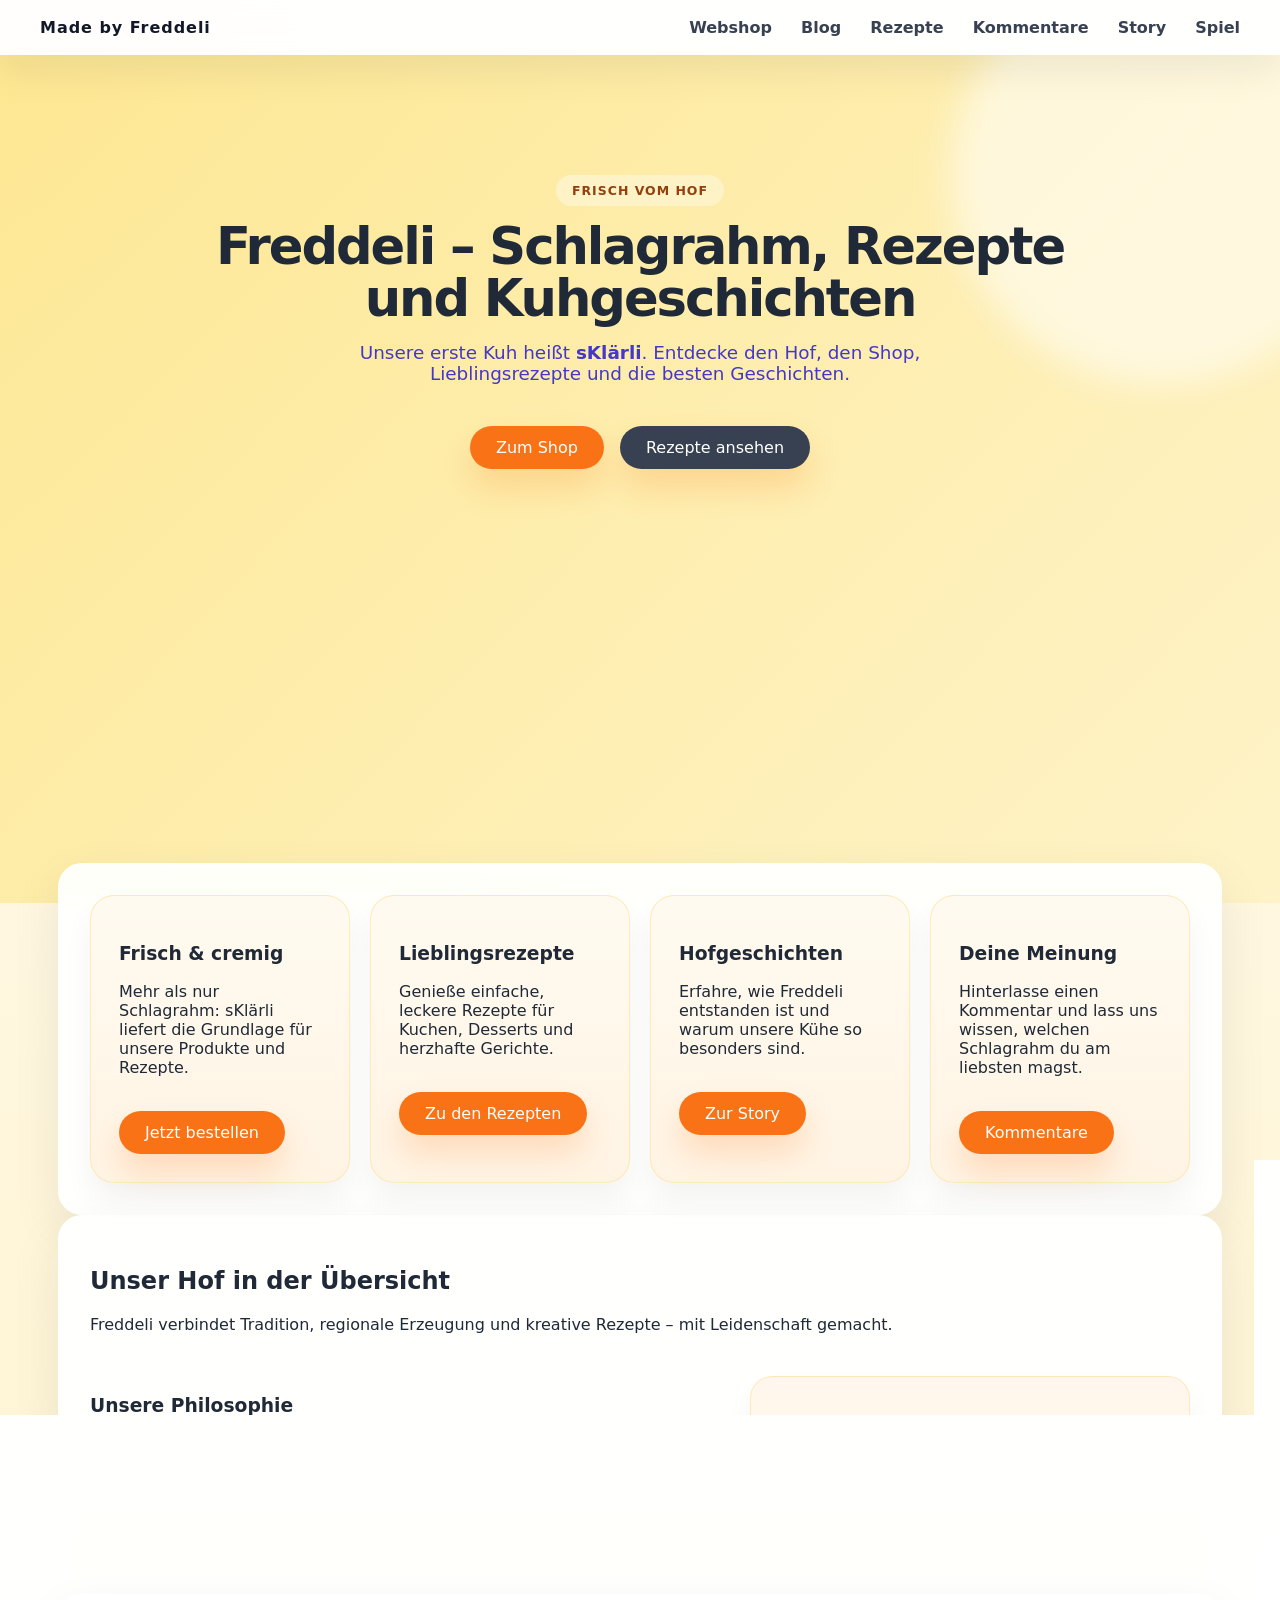
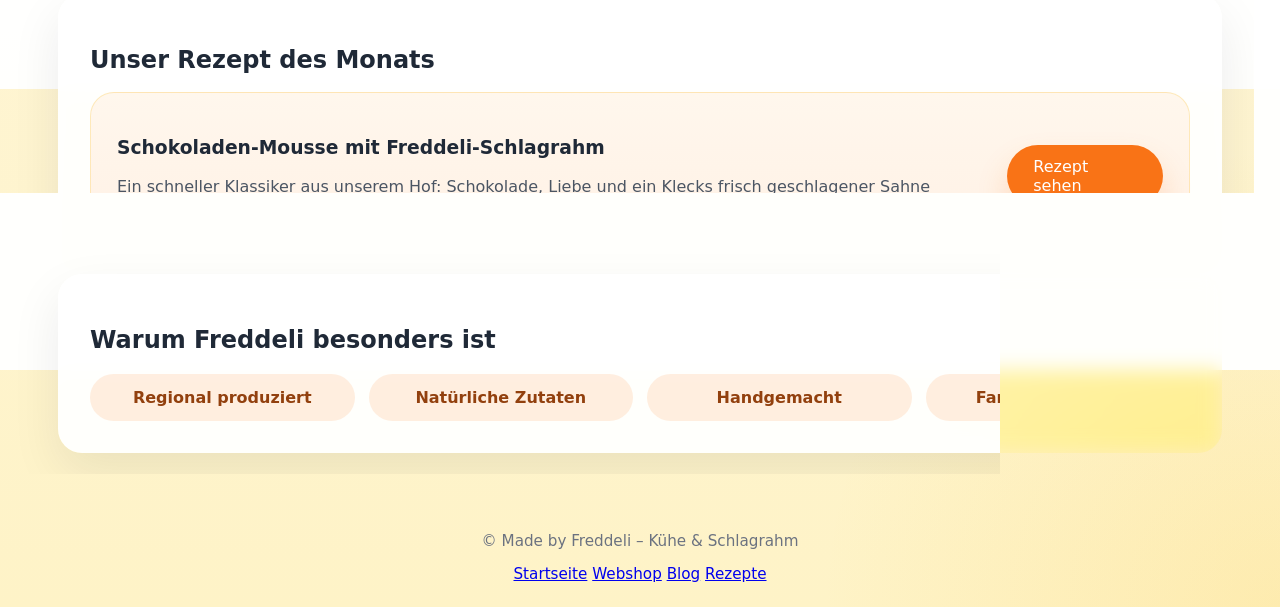
<file: index.html>
<!DOCTYPE html>
<html lang="de">
<head>
<meta charset="UTF-8">
<title>Made by Freddeli – Kühe & Schlagrahm</title>
<link rel="stylesheet" href="style.css">
</head>
<body>

    <meta name="apple-mobile-web-app-capable" content="yes">
<meta name="apple-mobile-web-app-status-bar-style" content="black">


<nav>
    <div class="logo">Made by Freddeli</div>
    <div class="menu">
        <a href="shop.html">Webshop</a>
        <a href="blog.html">Blog</a>
        <a href="rezepte.html">Rezepte</a>
        <a href="kommentare.php">Kommentare</a>
        <a href="story.html">Story</a>
        <a href="spiel.html">Spiel</a>
    </div>
</nav>

<section class="hero">
    <div class="hero-copy">
        <span class="eyebrow">Frisch vom Hof</span>
        <h1>Freddeli – Schlagrahm, Rezepte und Kuhgeschichten</h1>
        <p class="hero-lead">Unsere erste Kuh heißt <strong>sKlärli</strong>. Entdecke den Hof, den Shop, Lieblingsrezepte und die besten Geschichten.</p>
        <div class="hero-actions">
            <a class="btn" href="shop.html">Zum Shop</a>
            <a class="btn btn-secondary" href="rezepte.html">Rezepte ansehen</a>
        </div>
    </div>
</section>

<section class="section feature-grid">
    <article class="feature-card">
        <h3>Frisch & cremig</h3>
        <p>Mehr als nur Schlagrahm: sKlärli liefert die Grundlage für unsere Produkte und Rezepte.</p>
        <a class="btn-small" href="shop.html">Jetzt bestellen</a>
    </article>
    <article class="feature-card">
        <h3>Lieblingsrezepte</h3>
        <p>Genieße einfache, leckere Rezepte für Kuchen, Desserts und herzhafte Gerichte.</p>
        <a class="btn-small" href="rezepte.html">Zu den Rezepten</a>
    </article>
    <article class="feature-card">
        <h3>Hofgeschichten</h3>
        <p>Erfahre, wie Freddeli entstanden ist und warum unsere Kühe so besonders sind.</p>
        <a class="btn-small" href="story.html">Zur Story</a>
    </article>
    <article class="feature-card">
        <h3>Deine Meinung</h3>
        <p>Hinterlasse einen Kommentar und lass uns wissen, welchen Schlagrahm du am liebsten magst.</p>
        <a class="btn-small" href="kommentare.html">Kommentare</a>
    </article>
</section>

<section class="section">
    <div class="section-header">
        <div>
            <h2>Unser Hof in der Übersicht</h2>
            <p>Freddeli verbindet Tradition, regionale Erzeugung und kreative Rezepte – mit Leidenschaft gemacht.</p>
        </div>
    </div>

    <div class="content-grid">
        <div>
            <h3>Unsere Philosophie</h3>
            <p>Wir arbeiten nachhaltig, achten auf kurze Wege und verarbeiten die Milch direkt nach dem Melken. So bleibt der Geschmack frisch und intensiv.</p>
            <p>Unsere Kühe sind mehr als Lieferantinnen: Sie geben dem Hof Wärme und Charakter. Jeder Tag beginnt mit einem Besuch im Stall und endet mit einem Rezept, das Lust auf mehr macht.</p>
        </div>
        <div class="note-box">
            <h3>Neu im Shop</h3>
            <p>Entdecke unsere Vorratspakete, das Familienset Vanille und die Probierbox Mix. Ideal zum Ausprobieren und Verschenken.</p>
        </div>
    </div>
</section>

<section class="section highlight">
    <h2>Unser Rezept des Monats</h2>
    <div class="recipe-teaser">
        <div>
            <h3>Schokoladen-Mousse mit Freddeli-Schlagrahm</h3>
            <p>Ein schneller Klassiker aus unserem Hof: Schokolade, Liebe und ein Klecks frisch geschlagener Sahne obendrauf.</p>
        </div>
        <a class="btn" href="rezepte.html">Rezept sehen</a>
    </div>
</section>

<section class="section">
    <h2>Warum Freddeli besonders ist</h2>
    <div class="tag-grid">
        <div class="tag-pill">Regional produziert</div>
        <div class="tag-pill">Natürliche Zutaten</div>
        <div class="tag-pill">Handgemacht</div>
        <div class="tag-pill">Familienbetrieben</div>
    </div>
</section>

<footer>
    <div class="footer-inner">
        <p>© Made by Freddeli – Kühe & Schlagrahm</p>
        <div class="footer-menu">
            <a href="index.html">Startseite</a>
            <a href="shop.html">Webshop</a>
            <a href="blog.html">Blog</a>
            <a href="rezepte.html">Rezepte</a>
        </div>
    </div>
</footer>

</body>
</html>
</file>
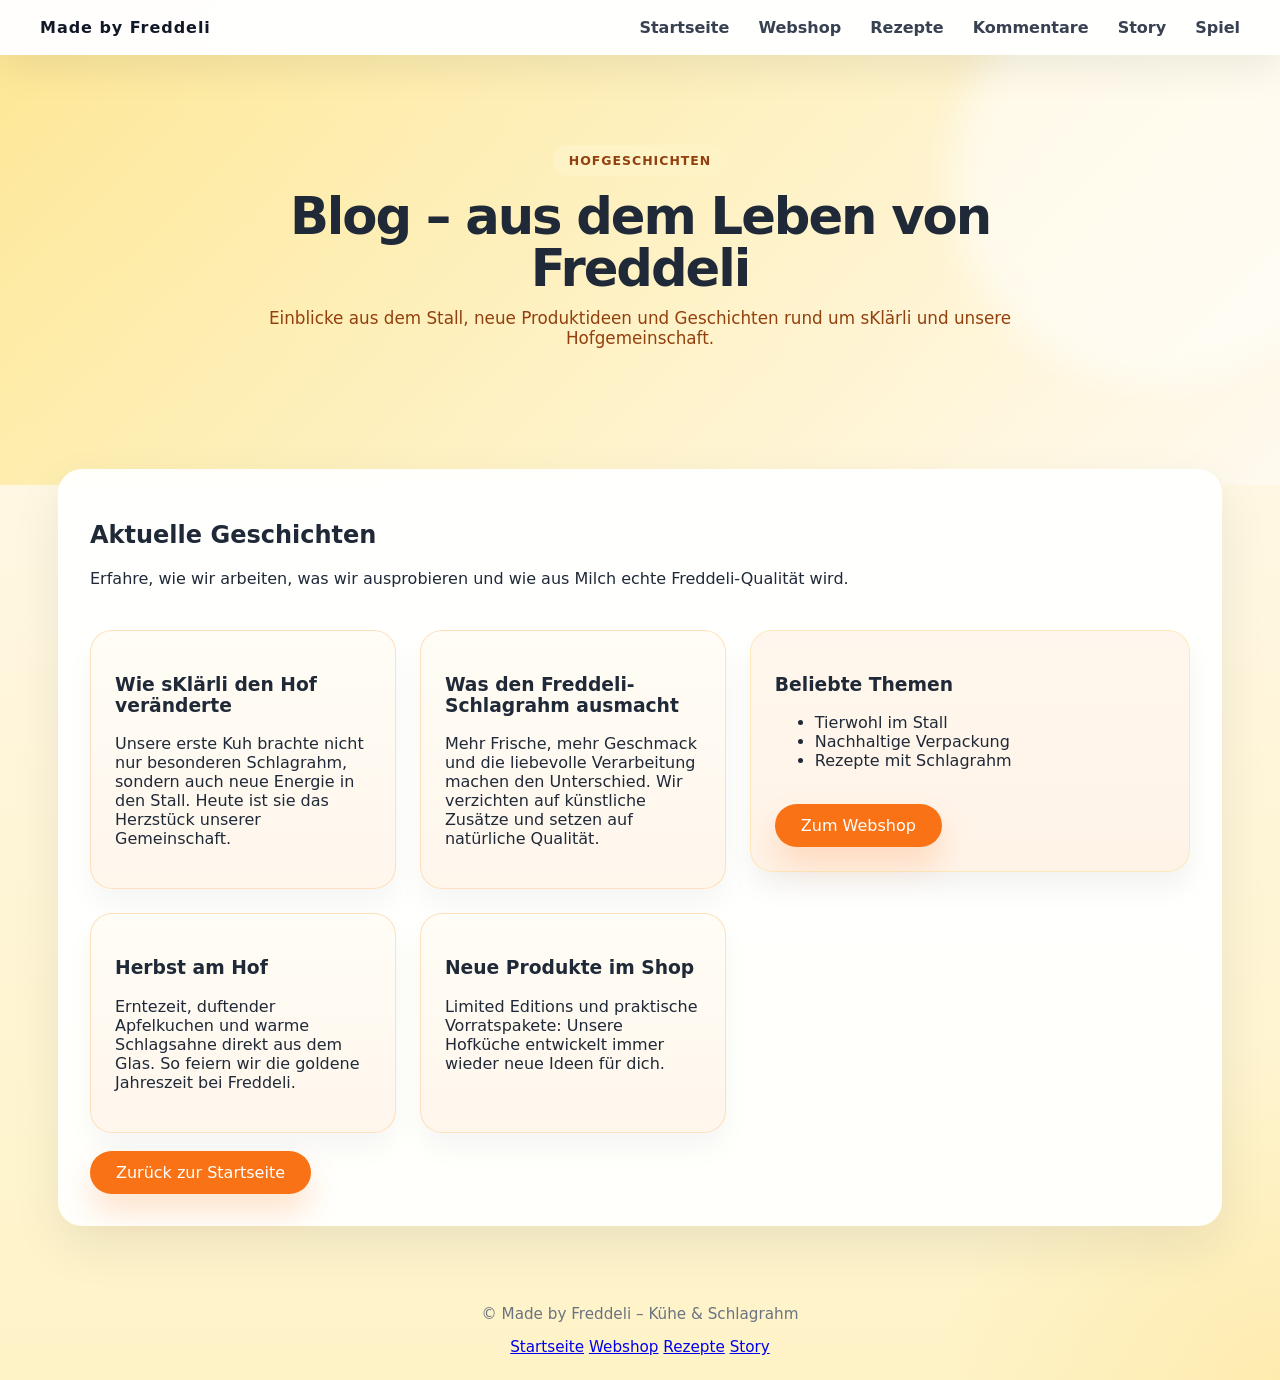
<file: blog.html>
<!DOCTYPE html>
<html lang="de">
<head>
<meta charset="UTF-8">
<title>Blog – Freddeli</title>
<link rel="stylesheet" href="style.css">
</head>
<body>

<nav>
    <div class="logo">Made by Freddeli</div>
    <div class="menu">
        <a href="index.html">Startseite</a>
        <a href="shop.html">Webshop</a>
        <a href="rezepte.html">Rezepte</a>
        <a href="kommentare.html">Kommentare</a>
        <a href="story.html">Story</a>
        <a href="spiel.html">Spiel</a>
    </div>
</nav>

<section class="hero page-hero">
    <div class="hero-copy">
        <span class="eyebrow">Hofgeschichten</span>
        <h1>Blog – aus dem Leben von Freddeli</h1>
        <p class="hero-lead">Einblicke aus dem Stall, neue Produktideen und Geschichten rund um sKlärli und unsere Hofgemeinschaft.</p>
    </div>
</section>

<section class="section">
    <div class="section-header">
        <div>
            <h2>Aktuelle Geschichten</h2>
            <p>Erfahre, wie wir arbeiten, was wir ausprobieren und wie aus Milch echte Freddeli-Qualität wird.</p>
        </div>
    </div>

    <div class="content-grid">
        <div class="grid blog-grid">
            <article class="blog-post">
                <h3>Wie sKlärli den Hof veränderte</h3>
                <p>Unsere erste Kuh brachte nicht nur besonderen Schlagrahm, sondern auch neue Energie in den Stall. Heute ist sie das Herzstück unserer Gemeinschaft.</p>
            </article>
            <article class="blog-post">
                <h3>Was den Freddeli-Schlagrahm ausmacht</h3>
                <p>Mehr Frische, mehr Geschmack und die liebevolle Verarbeitung machen den Unterschied. Wir verzichten auf künstliche Zusätze und setzen auf natürliche Qualität.</p>
            </article>
            <article class="blog-post">
                <h3>Herbst am Hof</h3>
                <p>Erntezeit, duftender Apfelkuchen und warme Schlagsahne direkt aus dem Glas. So feiern wir die goldene Jahreszeit bei Freddeli.</p>
            </article>
            <article class="blog-post">
                <h3>Neue Produkte im Shop</h3>
                <p>Limited Editions und praktische Vorratspakete: Unsere Hofküche entwickelt immer wieder neue Ideen für dich.</p>
            </article>
        </div>

        <aside class="note-box">
            <h3>Beliebte Themen</h3>
            <ul>
                <li>Tierwohl im Stall</li>
                <li>Nachhaltige Verpackung</li>
                <li>Rezepte mit Schlagrahm</li>
            </ul>
            <a class="btn-small" href="shop.html">Zum Webshop</a>
        </aside>
    </div>

    <a class="btn" href="index.html">Zurück zur Startseite</a>
</section>

<footer>
    <div class="footer-inner">
        <p>© Made by Freddeli – Kühe & Schlagrahm</p>
        <div class="footer-menu">
            <a href="index.html">Startseite</a>
            <a href="shop.html">Webshop</a>
            <a href="rezepte.html">Rezepte</a>
            <a href="story.html">Story</a>
        </div>
    </div>
</footer>
</body>
</html>
</file>
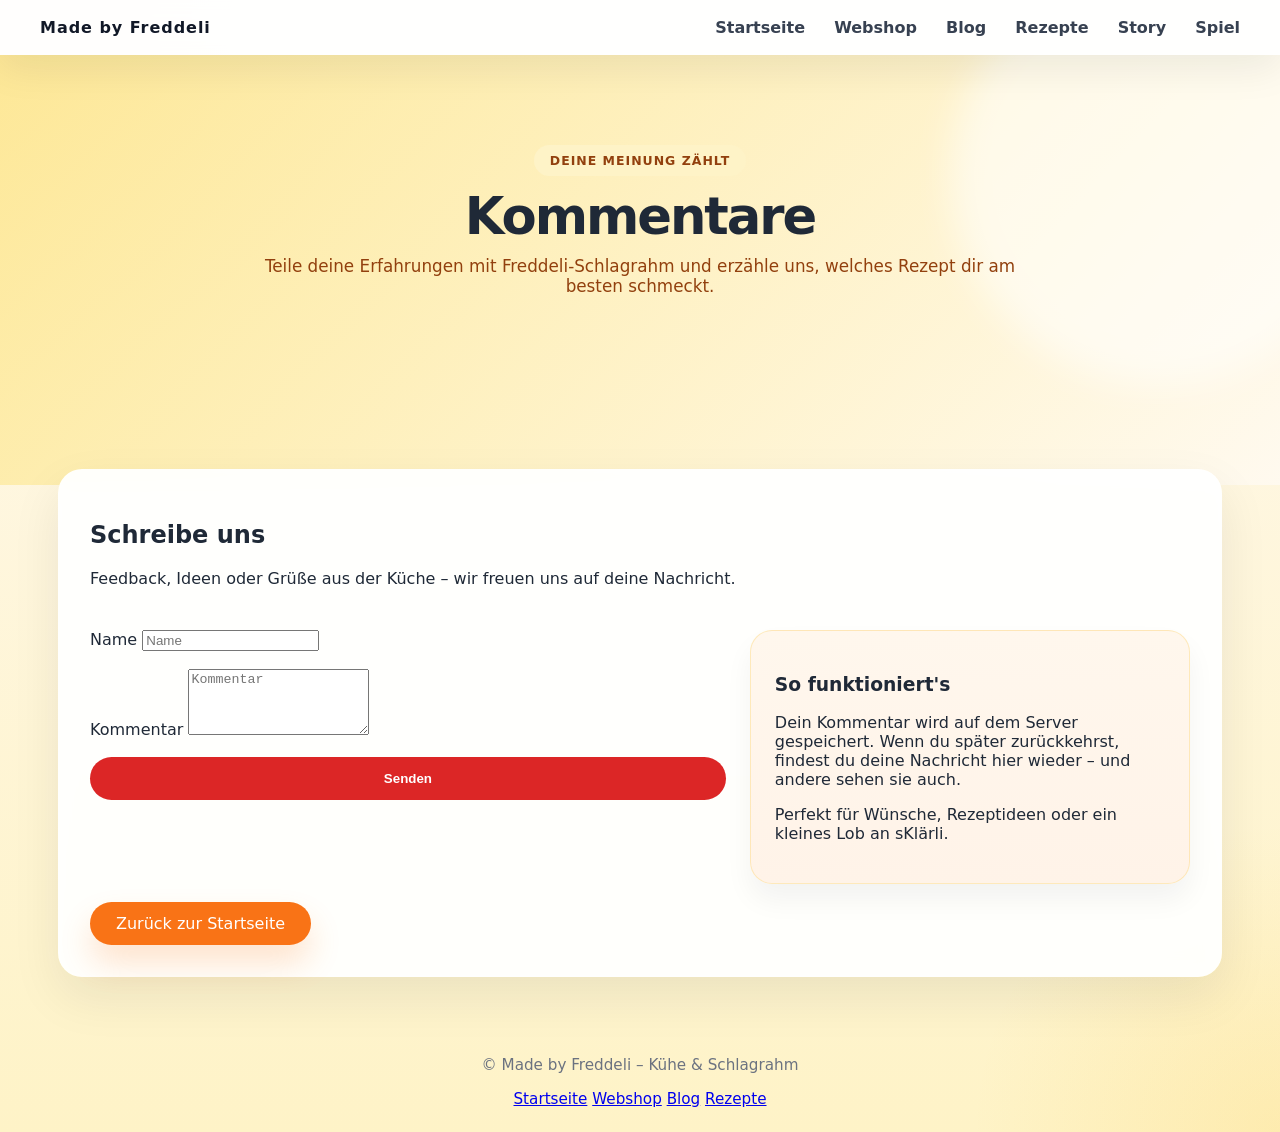
<file: kommentare.html>
<!DOCTYPE html>
<html lang="de">
<head>
<meta charset="UTF-8">
<title>Kommentare – Freddeli</title>
<link rel="stylesheet" href="style.css">
</head>
<body>

<nav>
    <div class="logo">Made by Freddeli</div>
    <div class="menu">
        <a href="index.html">Startseite</a>
        <a href="shop.html">Webshop</a>
        <a href="blog.html">Blog</a>
        <a href="rezepte.html">Rezepte</a>
        <a href="story.html">Story</a>
        <a href="spiel.html">Spiel</a>
    </div>
</nav>

<section class="hero page-hero">
    <div class="hero-copy">
        <span class="eyebrow">Deine Meinung zählt</span>
        <h1>Kommentare</h1>
        <p class="hero-lead">Teile deine Erfahrungen mit Freddeli-Schlagrahm und erzähle uns, welches Rezept dir am besten schmeckt.</p>
    </div>
</section>

<section class="section">
    <div class="section-header">
        <div>
            <h2>Schreibe uns</h2>
            <p>Feedback, Ideen oder Grüße aus der Küche – wir freuen uns auf deine Nachricht.</p>
        </div>
    </div>

    <div class="content-grid">
        <form class="comment-form" onsubmit="event.preventDefault(); addComment();">
            <label>
                <span>Name</span>
                <input id="name" placeholder="Name" />
            </label>
            <label>
                <span>Kommentar</span>
                <textarea id="text" placeholder="Kommentar" rows="4"></textarea>
            </label>
            <button type="submit" class="product-btn">Senden</button>
        </form>

        <aside class="note-box">
            <h3>So funktioniert's</h3>
            <p>Dein Kommentar wird auf dem Server gespeichert. Wenn du später zurückkehrst, findest du deine Nachricht hier wieder – und andere sehen sie auch.</p>
            <p>Perfekt für Wünsche, Rezeptideen oder ein kleines Lob an sKlärli.</p>
        </aside>
    </div>

    <div id="commentList" class="comment-list"></div>

    <a class="btn" href="index.html">Zurück zur Startseite</a>
</section>

<footer>
    <div class="footer-inner">
        <p>© Made by Freddeli – Kühe & Schlagrahm</p>
        <div class="footer-menu">
            <a href="index.html">Startseite</a>
            <a href="shop.html">Webshop</a>
            <a href="blog.html">Blog</a>
            <a href="rezepte.html">Rezepte</a>
        </div>
    </div>
</footer>

<script>
async function addComment() {
    const name = document.getElementById("name").value.trim() || "Gast";
    const text = document.getElementById("text").value.trim();
    if (!text) return;

    await fetch("save.php", {
        method: "POST",
        headers: { "Content-Type": "application/json" },
        body: JSON.stringify({ name, text })
    });

    document.getElementById("text").value = "";
    loadComments();
}

async function loadComments() {
    const res = await fetch("load.php");
    const comments = await res.json();

    const list = document.getElementById("commentList");
    list.innerHTML = "";

    if (!comments.length) {
        list.innerHTML = '<div class="note-box"><p>Noch keine Kommentare. Sei der Erste!</p></div>';
        return;
    }

    comments.slice().reverse().forEach(c => {
        const entry = document.createElement("article");
        entry.className = "blog-post";
        entry.innerHTML = `<h3>${c.name}</h3><p class="comment-time">${c.time}</p><p>${c.text}</p>`;
        list.appendChild(entry);
    });
}

loadComments();
</script>

</body>
</html>
</file>
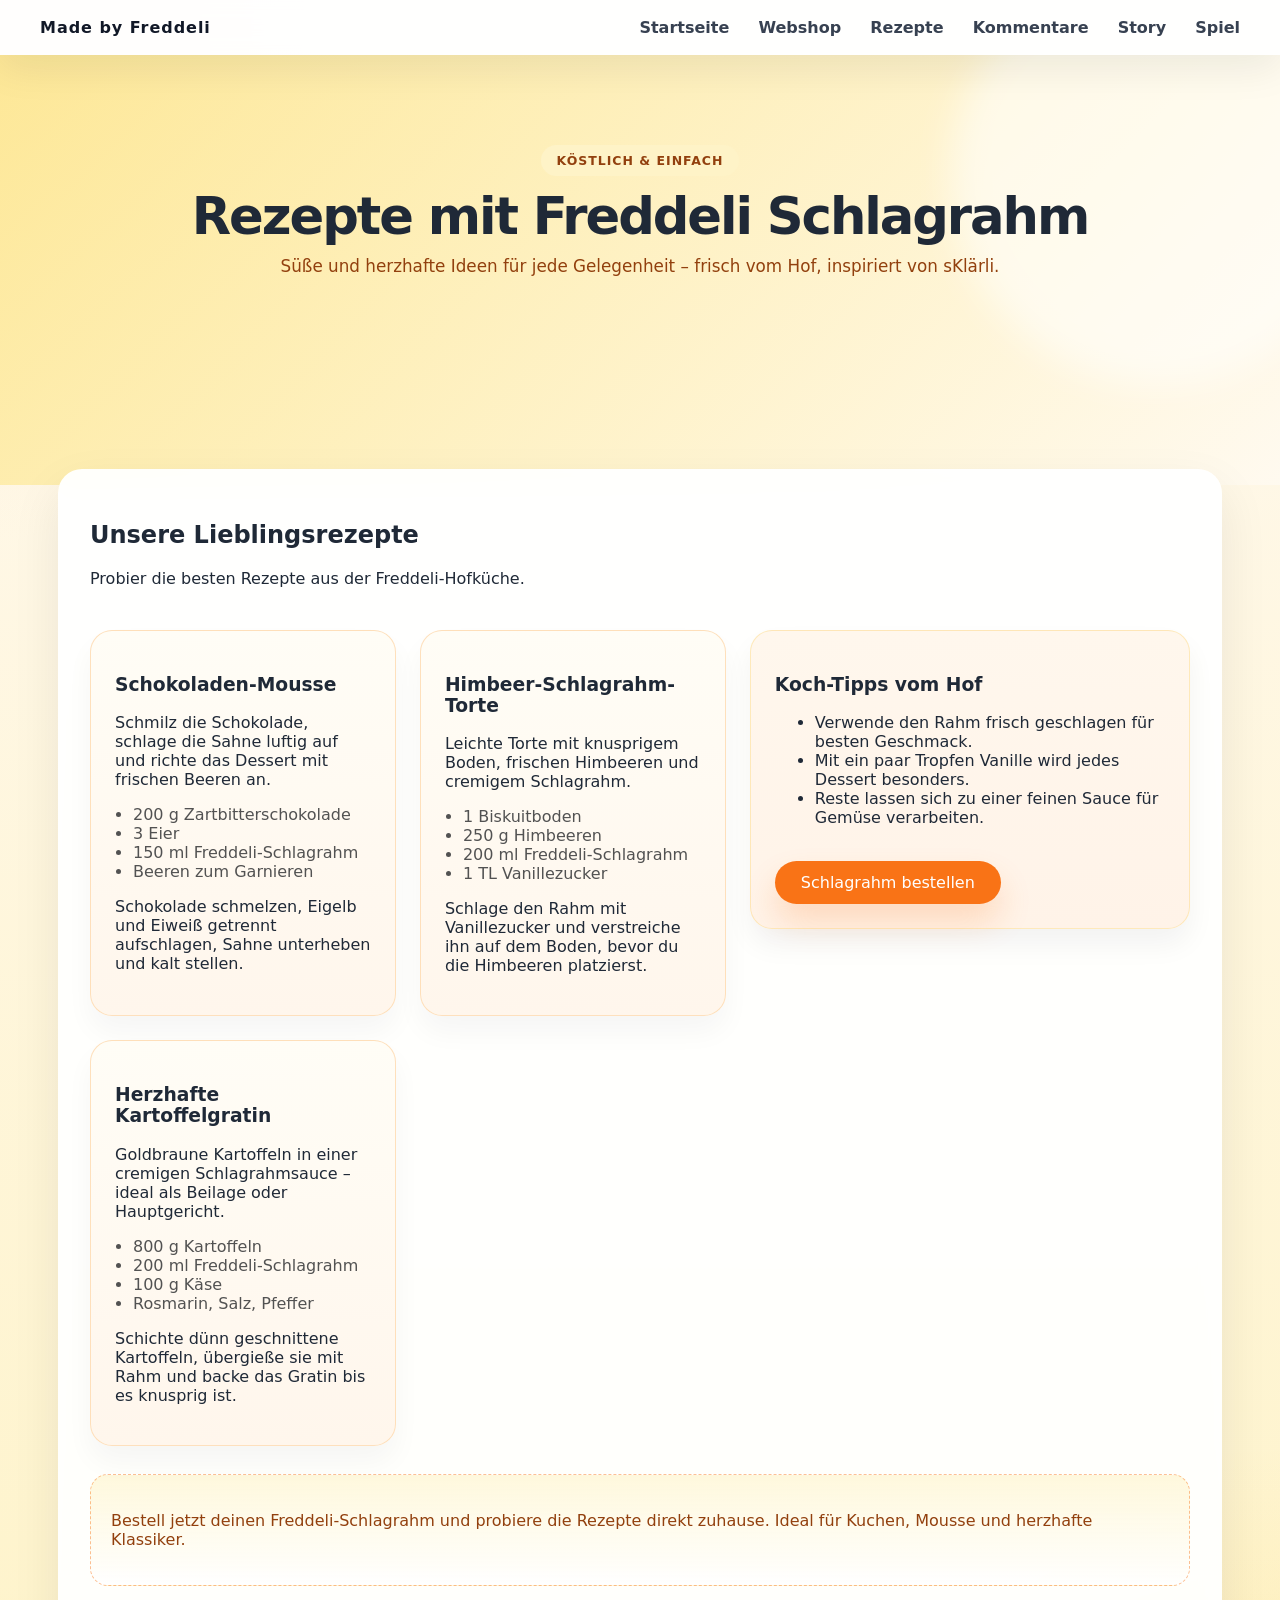
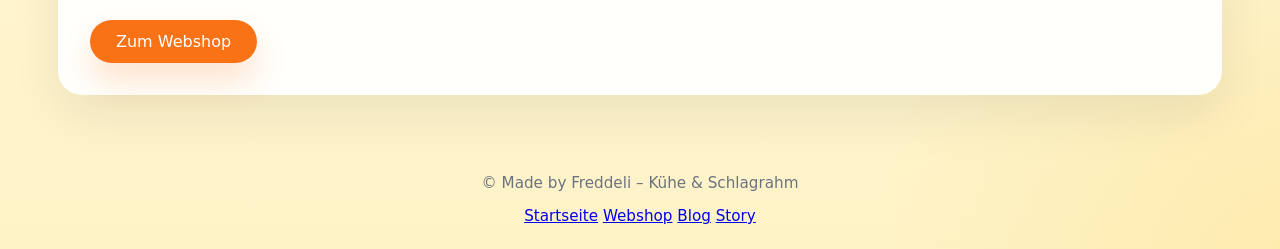
<file: rezepte.html>
<!DOCTYPE html>
<html lang="de">
<head>
<meta charset="UTF-8">
<title>Rezepte – Freddeli</title>
<link rel="stylesheet" href="style.css">
</head>
<body>

<nav>
    <div class="logo">Made by Freddeli</div>
    <div class="menu">
        <a href="index.html">Startseite</a>
        <a href="shop.html">Webshop</a>
        <a href="rezepte.html">Rezepte</a>
        <a href="kommentare.html">Kommentare</a>
        <a href="story.html">Story</a>
        <a href="spiel.html">Spiel</a>
    </div>
</nav>

<section class="hero page-hero">
    <div class="hero-copy">
        <span class="eyebrow">Köstlich & einfach</span>
        <h1>Rezepte mit Freddeli Schlagrahm</h1>
        <p class="hero-lead">Süße und herzhafte Ideen für jede Gelegenheit – frisch vom Hof, inspiriert von sKlärli.</p>
    </div>
</section>

<section class="section">
    <div class="section-header">
        <div>
            <h2>Unsere Lieblingsrezepte</h2>
            <p>Probier die besten Rezepte aus der Freddeli-Hofküche.</p>
        </div>
    </div>

    <div class="content-grid">
        <div class="grid recipe-grid">
            <article class="recipe">
                <h3>Schokoladen-Mousse</h3>
                <p>Schmilz die Schokolade, schlage die Sahne luftig auf und richte das Dessert mit frischen Beeren an.</p>
                <ul>
                    <li>200 g Zartbitterschokolade</li>
                    <li>3 Eier</li>
                    <li>150 ml Freddeli-Schlagrahm</li>
                    <li>Beeren zum Garnieren</li>
                </ul>
                <p>Schokolade schmelzen, Eigelb und Eiweiß getrennt aufschlagen, Sahne unterheben und kalt stellen.</p>
            </article>
            <article class="recipe">
                <h3>Himbeer-Schlagrahm-Torte</h3>
                <p>Leichte Torte mit knusprigem Boden, frischen Himbeeren und cremigem Schlagrahm.</p>
                <ul>
                    <li>1 Biskuitboden</li>
                    <li>250 g Himbeeren</li>
                    <li>200 ml Freddeli-Schlagrahm</li>
                    <li>1 TL Vanillezucker</li>
                </ul>
                <p>Schlage den Rahm mit Vanillezucker und verstreiche ihn auf dem Boden, bevor du die Himbeeren platzierst.</p>
            </article>
            <article class="recipe">
                <h3>Herzhafte Kartoffelgratin</h3>
                <p>Goldbraune Kartoffeln in einer cremigen Schlagrahmsauce – ideal als Beilage oder Hauptgericht.</p>
                <ul>
                    <li>800 g Kartoffeln</li>
                    <li>200 ml Freddeli-Schlagrahm</li>
                    <li>100 g Käse</li>
                    <li>Rosmarin, Salz, Pfeffer</li>
                </ul>
                <p>Schichte dünn geschnittene Kartoffeln, übergieße sie mit Rahm und backe das Gratin bis es knusprig ist.</p>
            </article>
        </div>

        <aside class="note-box">
            <h3>Koch-Tipps vom Hof</h3>
            <ul>
                <li>Verwende den Rahm frisch geschlagen für besten Geschmack.</li>
                <li>Mit ein paar Tropfen Vanille wird jedes Dessert besonders.</li>
                <li>Reste lassen sich zu einer feinen Sauce für Gemüse verarbeiten.</li>
            </ul>
            <a class="btn-small" href="shop.html">Schlagrahm bestellen</a>
        </aside>
    </div>

    <div class="shop-note">
        <p>Bestell jetzt deinen Freddeli-Schlagrahm und probiere die Rezepte direkt zuhause. Ideal für Kuchen, Mousse und herzhafte Klassiker.</p>
    </div>

    <a class="btn" href="shop.html">Zum Webshop</a>
</section>

<footer>
    <div class="footer-inner">
        <p>© Made by Freddeli – Kühe & Schlagrahm</p>
        <div class="footer-menu">
            <a href="index.html">Startseite</a>
            <a href="shop.html">Webshop</a>
            <a href="blog.html">Blog</a>
            <a href="story.html">Story</a>
        </div>
    </div>
</footer>
</body>
</html>
</file>
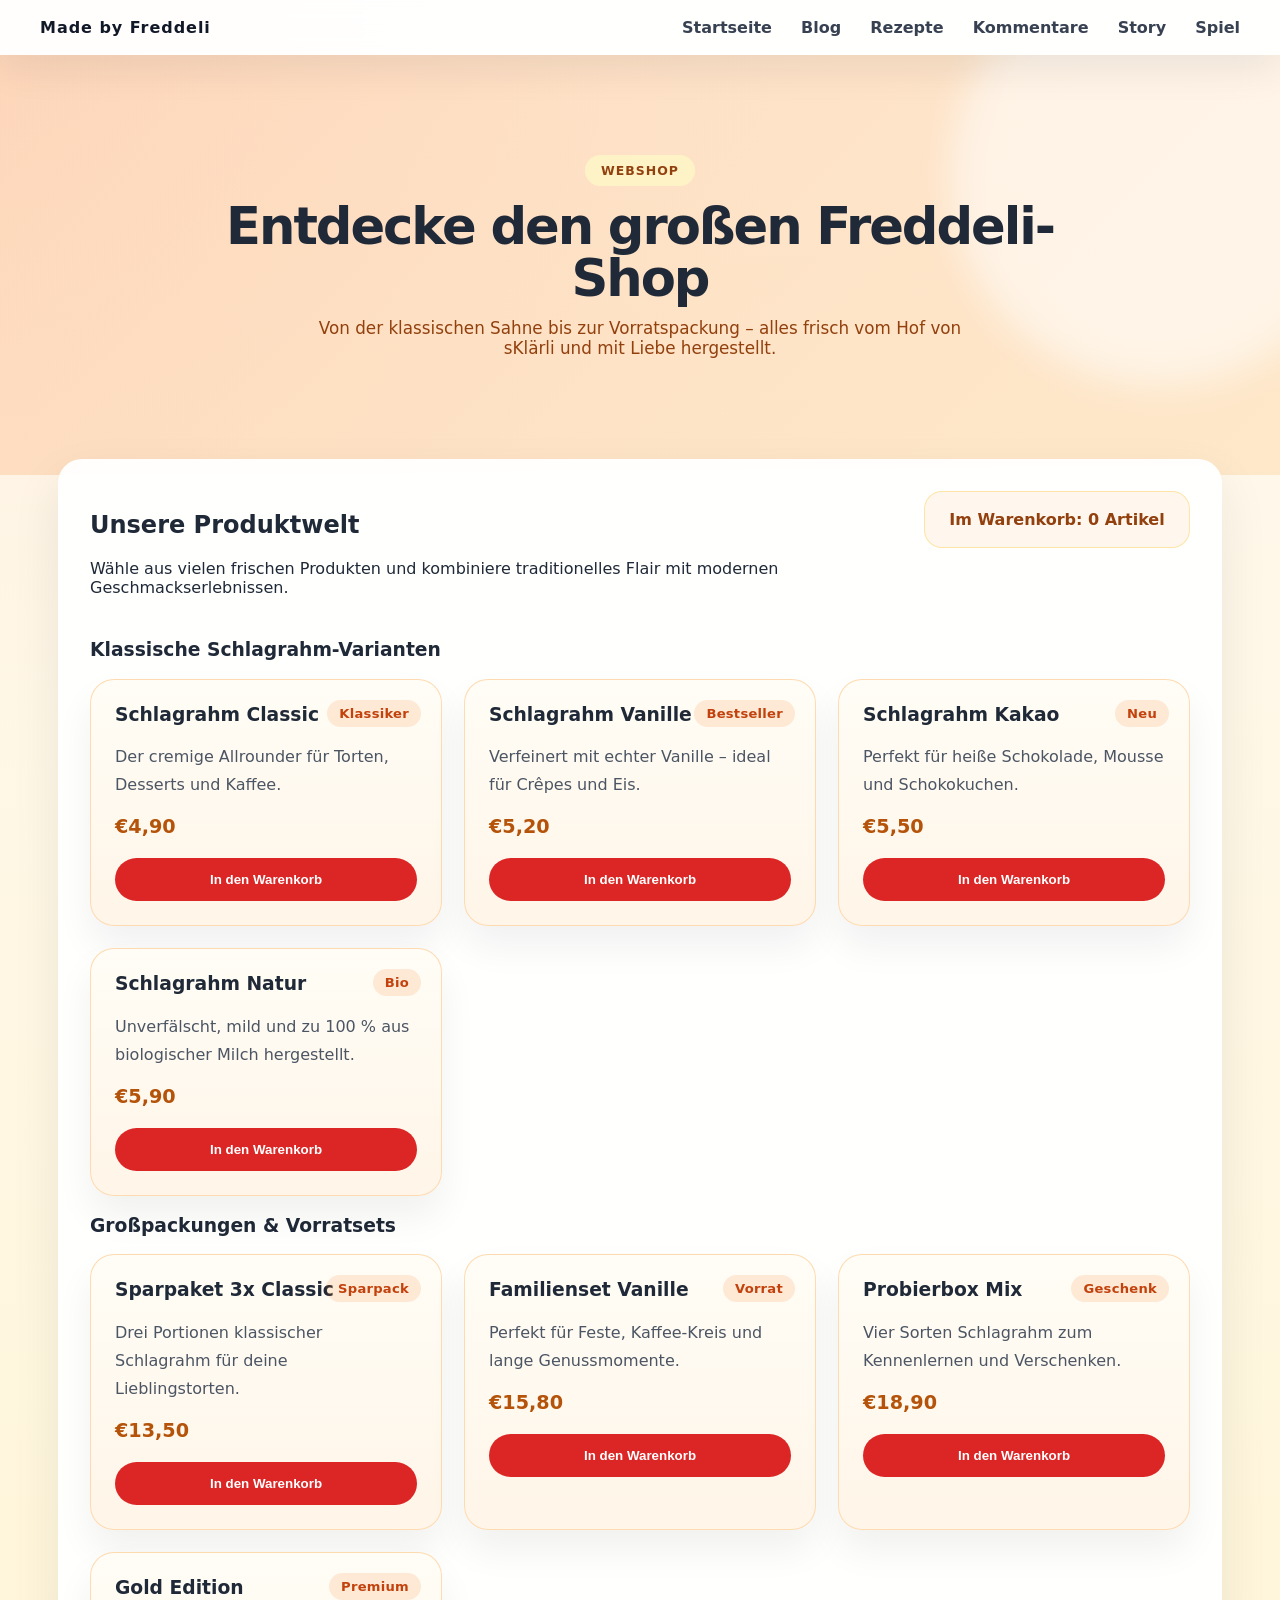
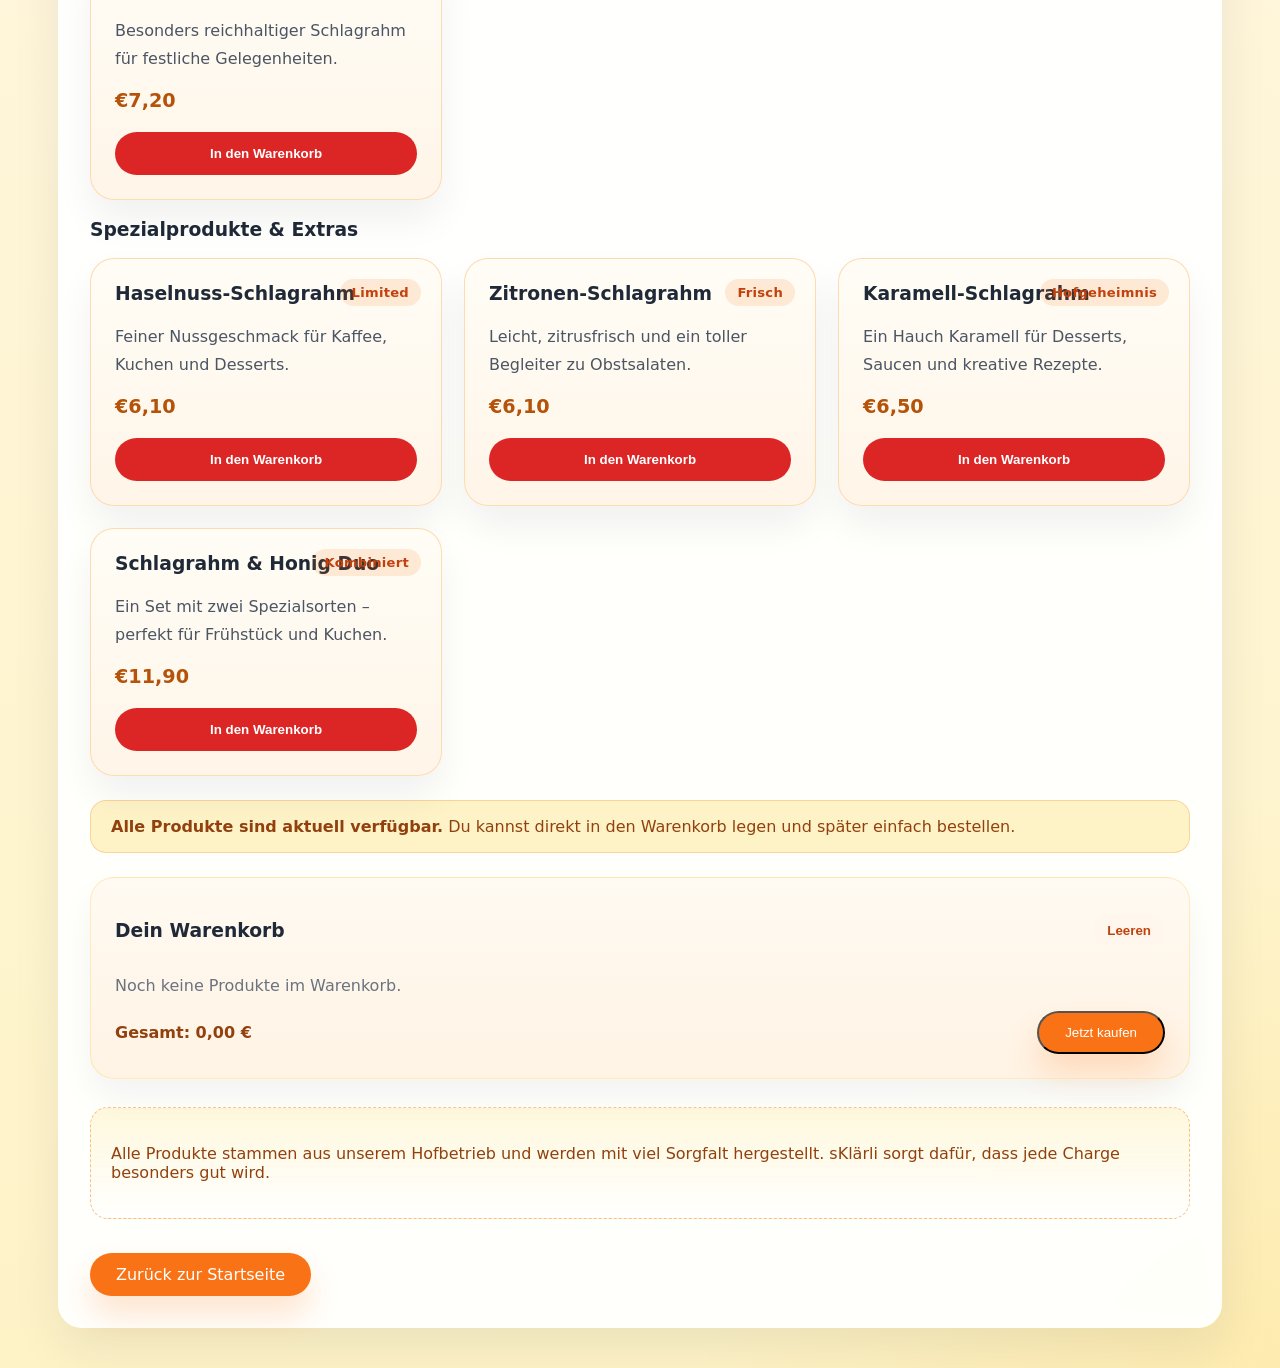
<file: shop.html>
<!DOCTYPE html>
<html lang="de">
<head>
<meta charset="UTF-8">
<title>Webshop – Freddeli</title>
<link rel="stylesheet" href="style.css">
</head>
<body>

<nav>
    <div class="logo">Made by Freddeli</div>
    <div class="menu">
        <a href="index.html">Startseite</a>
        <a href="blog.html">Blog</a>
        <a href="rezepte.html">Rezepte</a>
        <a href="kommentare.html">Kommentare</a>
        <a href="story.html">Story</a>
        <a href="spiel.html">Spiel</a>
    </div>
</nav>

<section class="hero shop-hero">
    <div class="hero-copy">
        <span class="eyebrow">Webshop</span>
        <h1>Entdecke den großen Freddeli-Shop</h1>
        <p class="hero-lead">Von der klassischen Sahne bis zur Vorratspackung – alles frisch vom Hof von sKlärli und mit Liebe hergestellt.</p>
    </div>
</section>

<section class="section">
    <div class="section-header">
        <div>
            <h2>Unsere Produktwelt</h2>
            <p>Wähle aus vielen frischen Produkten und kombiniere traditionelles Flair mit modernen Geschmackserlebnissen.</p>
        </div>
        <div class="cart-summary" id="cartInfo">Im Warenkorb: 0 Artikel</div>
    </div>

    <div class="category-section">
        <h3 class="category-title">Klassische Schlagrahm-Varianten</h3>
        <div class="grid product-grid">
            <article class="product-card">
                <span class="badge">Klassiker</span>
                <h3>Schlagrahm Classic</h3>
                <p>Der cremige Allrounder für Torten, Desserts und Kaffee.</p>
                <div class="price">€4,90</div>
                <button class="product-btn" onclick="addToCart('Classic')">In den Warenkorb</button>
            </article>
            <article class="product-card">
                <span class="badge">Bestseller</span>
                <h3>Schlagrahm Vanille</h3>
                <p>Verfeinert mit echter Vanille – ideal für Crêpes und Eis.</p>
                <div class="price">€5,20</div>
                <button class="product-btn" onclick="addToCart('Vanille')">In den Warenkorb</button>
            </article>
            <article class="product-card">
                <span class="badge">Neu</span>
                <h3>Schlagrahm Kakao</h3>
                <p>Perfekt für heiße Schokolade, Mousse und Schokokuchen.</p>
                <div class="price">€5,50</div>
                <button class="product-btn" onclick="addToCart('Kakao')">In den Warenkorb</button>
            </article>
            <article class="product-card">
                <span class="badge">Bio</span>
                <h3>Schlagrahm Natur</h3>
                <p>Unverfälscht, mild und zu 100 % aus biologischer Milch hergestellt.</p>
                <div class="price">€5,90</div>
                <button class="product-btn" onclick="addToCart('Natur')">In den Warenkorb</button>
            </article>
        </div>
    </div>

    <div class="category-section">
        <h3 class="category-title">Großpackungen & Vorratsets</h3>
        <div class="grid product-grid">
            <article class="product-card">
                <span class="badge">Sparpack</span>
                <h3>Sparpaket 3x Classic</h3>
                <p>Drei Portionen klassischer Schlagrahm für deine Lieblingstorten.</p>
                <div class="price">€13,50</div>
                <button class="product-btn" onclick="addToCart('3x Classic')">In den Warenkorb</button>
            </article>
            <article class="product-card">
                <span class="badge">Vorrat</span>
                <h3>Familienset Vanille</h3>
                <p>Perfekt für Feste, Kaffee-Kreis und lange Genussmomente.</p>
                <div class="price">€15,80</div>
                <button class="product-btn" onclick="addToCart('Familienset Vanille')">In den Warenkorb</button>
            </article>
            <article class="product-card">
                <span class="badge">Geschenk</span>
                <h3>Probierbox Mix</h3>
                <p>Vier Sorten Schlagrahm zum Kennenlernen und Verschenken.</p>
                <div class="price">€18,90</div>
                <button class="product-btn" onclick="addToCart('Probierbox Mix')">In den Warenkorb</button>
            </article>
            <article class="product-card">
                <span class="badge">Premium</span>
                <h3>Gold Edition</h3>
                <p>Besonders reichhaltiger Schlagrahm für festliche Gelegenheiten.</p>
                <div class="price">€7,20</div>
                <button class="product-btn" onclick="addToCart('Gold Edition')">In den Warenkorb</button>
            </article>
        </div>
    </div>

    <div class="category-section">
        <h3 class="category-title">Spezialprodukte & Extras</h3>
        <div class="grid product-grid">
            <article class="product-card">
                <span class="badge">Limited</span>
                <h3>Haselnuss-Schlagrahm</h3>
                <p>Feiner Nussgeschmack für Kaffee, Kuchen und Desserts.</p>
                <div class="price">€6,10</div>
                <button class="product-btn" onclick="addToCart('Haselnuss')">In den Warenkorb</button>
            </article>
            <article class="product-card">
                <span class="badge">Frisch</span>
                <h3>Zitronen-Schlagrahm</h3>
                <p>Leicht, zitrusfrisch und ein toller Begleiter zu Obstsalaten.</p>
                <div class="price">€6,10</div>
                <button class="product-btn" onclick="addToCart('Zitrone')">In den Warenkorb</button>
            </article>
            <article class="product-card">
                <span class="badge">Hofgeheimnis</span>
                <h3>Karamell-Schlagrahm</h3>
                <p>Ein Hauch Karamell für Desserts, Saucen und kreative Rezepte.</p>
                <div class="price">€6,50</div>
                <button class="product-btn" onclick="addToCart('Karamell')">In den Warenkorb</button>
            </article>
            <article class="product-card">
                <span class="badge">Kombiniert</span>
                <h3>Schlagrahm & Honig Duo</h3>
                <p>Ein Set mit zwei Spezialsorten – perfekt für Frühstück und Kuchen.</p>
                <div class="price">€11,90</div>
                <button class="product-btn" onclick="addToCart('Duo Honig')">In den Warenkorb</button>
            </article>
        </div>
    </div>

    <div class="availability-banner">
        <strong>Alle Produkte sind aktuell verfügbar.</strong> Du kannst direkt in den Warenkorb legen und später einfach bestellen.
    </div>

    <div class="cart-panel">
        <div class="cart-panel-header">
            <h3>Dein Warenkorb</h3>
            <button class="cart-clear-btn" type="button" onclick="clearCart()">Leeren</button>
        </div>
        <div id="cartItems" class="cart-items">
            <p class="empty-cart">Noch keine Produkte im Warenkorb.</p>
        </div>
        <div class="cart-footer">
            <div class="cart-total">Gesamt: <strong id="cartTotal">€0,00</strong></div>
            <button class="btn cart-checkout-btn" type="button" onclick="checkout()">Jetzt kaufen</button>
        </div>
    </div>

    <div class="shop-note">
        <p>Alle Produkte stammen aus unserem Hofbetrieb und werden mit viel Sorgfalt hergestellt. sKlärli sorgt dafür, dass jede Charge besonders gut wird.</p>
    </div>

    <a class="btn" href="index.html">Zurück zur Startseite</a>
</section>

<script>
const products = {
    Classic: { name: "Schlagrahm Classic", price: 4.9 },
    Vanille: { name: "Schlagrahm Vanille", price: 5.2 },
    Kakao: { name: "Schlagrahm Kakao", price: 5.5 },
    Natur: { name: "Schlagrahm Natur", price: 5.9 },
    "3x Classic": { name: "Sparpaket 3x Classic", price: 13.5 },
    "Familienset Vanille": { name: "Familienset Vanille", price: 15.8 },
    "Probierbox Mix": { name: "Probierbox Mix", price: 18.9 },
    "Gold Edition": { name: "Gold Edition", price: 7.2 },
    Haselnuss: { name: "Haselnuss-Schlagrahm", price: 6.1 },
    Zitrone: { name: "Zitronen-Schlagrahm", price: 6.1 },
    Karamell: { name: "Karamell-Schlagrahm", price: 6.5 },
    "Duo Honig": { name: "Schlagrahm & Honig Duo", price: 11.9 }
};

function getCart() {
    return JSON.parse(localStorage.getItem("cart") || "[]");
}

function saveCart(cart) {
    localStorage.setItem("cart", JSON.stringify(cart));
}

function formatPrice(value) {
    return new Intl.NumberFormat("de-DE", {
        style: "currency",
        currency: "EUR"
    }).format(value);
}

function updateCartInfo() {
    const cart = getCart();
    const count = cart.reduce((sum, item) => sum + item.quantity, 0);
    document.getElementById("cartInfo").innerText =
        `Im Warenkorb: ${count} Artikel`;
}

function renderCart() {
    const cart = getCart();
    const cartItems = document.getElementById("cartItems");
    const cartTotal = document.getElementById("cartTotal");

    if (!cart.length) {
        cartItems.innerHTML = '<p class="empty-cart">Noch keine Produkte im Warenkorb.</p>';
        cartTotal.innerText = formatPrice(0);
        return;
    }

    cartItems.innerHTML = cart.map(item => `
        <div class="cart-item">
            <div>
                <div class="cart-item-name">${item.name}</div>
                <div class="cart-item-price">${formatPrice(item.price * item.quantity)}</div>
            </div>
            <div class="cart-item-controls">
                <button type="button" onclick="changeQuantity('${item.name}', -1)">-</button>
                <span>${item.quantity}</span>
                <button type="button" onclick="changeQuantity('${item.name}', 1)">+</button>
            </div>
        </div>
    `).join("");

    const total = cart.reduce((sum, item) => sum + item.price * item.quantity, 0);
    cartTotal.innerText = formatPrice(total);
}

function addToCart(item) {
    const product = products[item];
    if (!product) return;

    const cart = getCart();
    const existing = cart.find((entry) => entry.name === product.name);

    if (existing) {
        existing.quantity += 1;
    } else {
        cart.push({ ...product, quantity: 1 });
    }

    saveCart(cart);
    updateCartInfo();
    renderCart();
}

function changeQuantity(itemName, delta) {
    const cart = getCart()
        .map((item) => item.name === itemName ? { ...item, quantity: item.quantity + delta } : item)
        .filter((item) => item.quantity > 0);

    saveCart(cart);
    updateCartInfo();
    renderCart();
}

function clearCart() {
    saveCart([]);
    updateCartInfo();
    renderCart();
}

function checkout() {
    const cart = getCart();
    if (!cart.length) {
        alert("Dein Warenkorb ist noch leer.");
        return;
    }

    const totalItems = cart.reduce((sum, item) => sum + item.quantity, 0);
    alert(`Vielen Dank! ${totalItems} Artikel werden für dich vorbereitet.`);
    clearCart();
}

window.addEventListener("DOMContentLoaded", () => {
    updateCartInfo();
    renderCart();
});
</script>

</body>
</html>
</file>
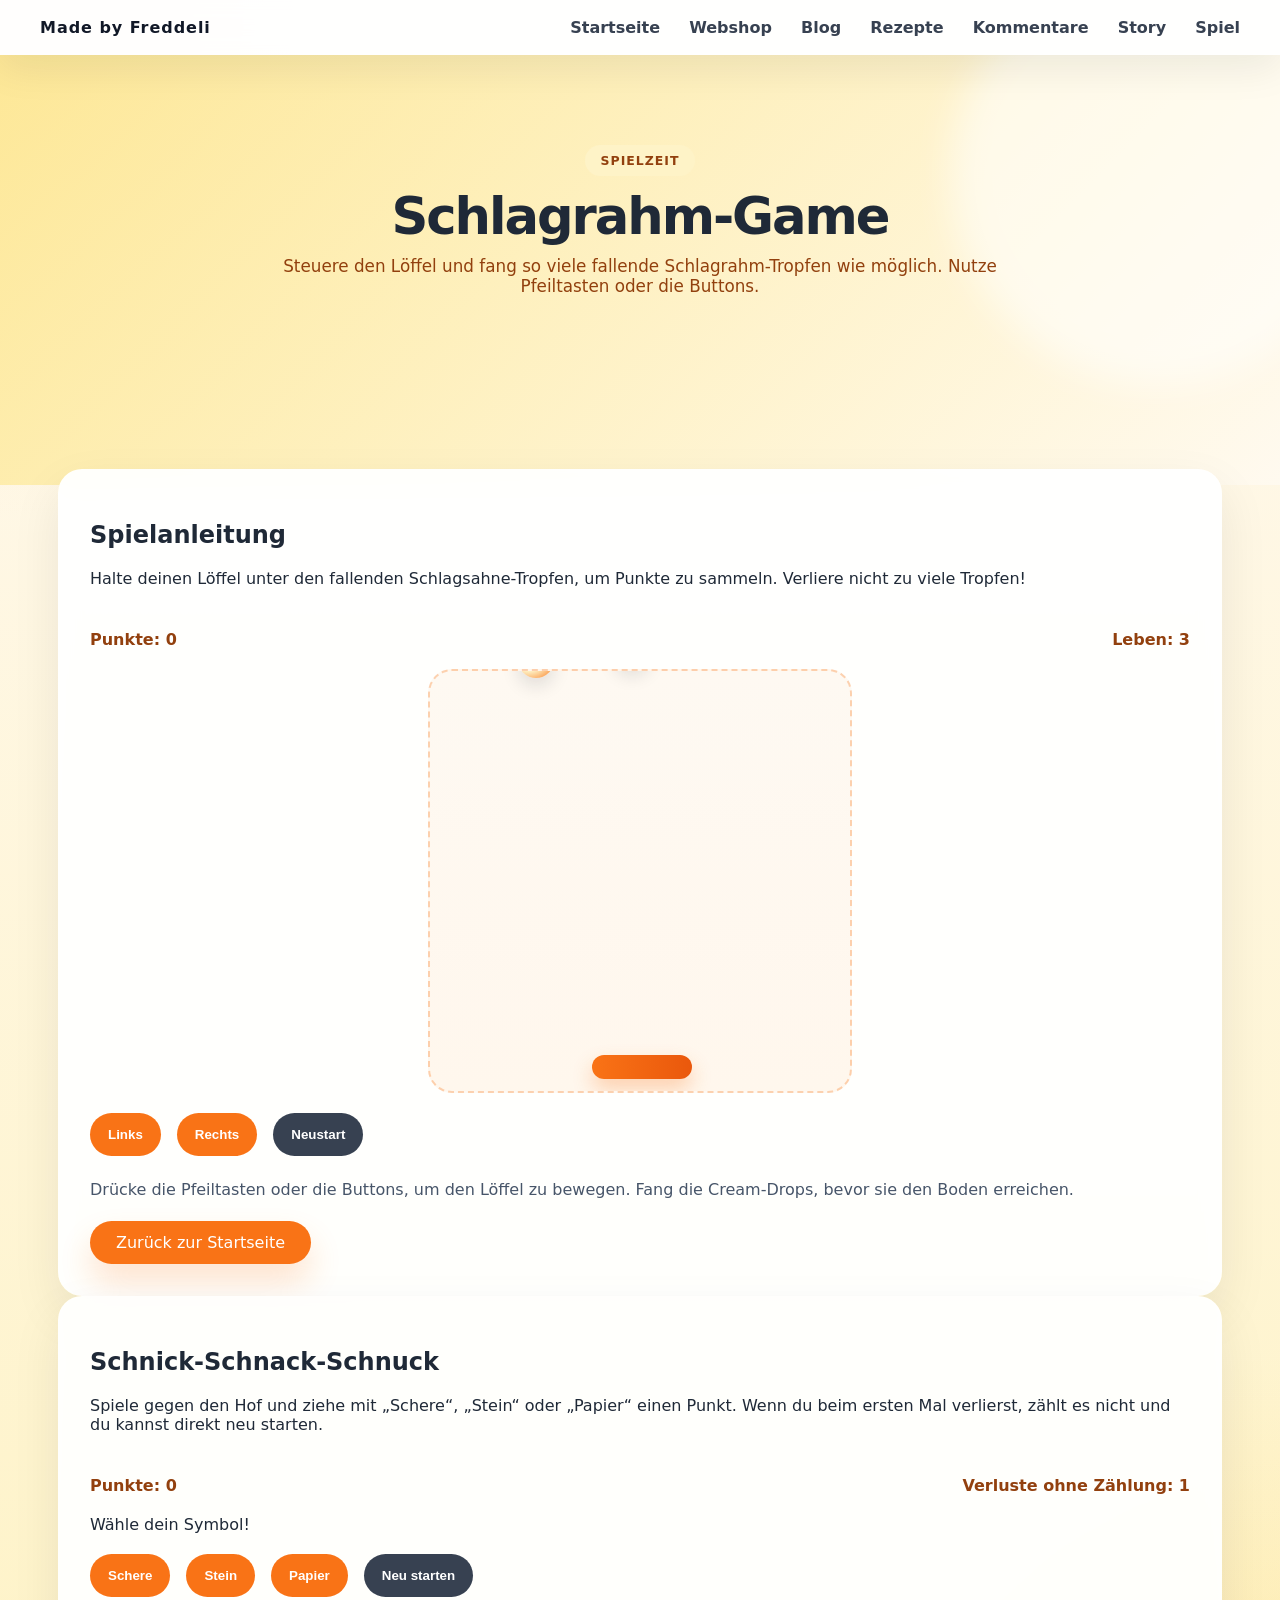
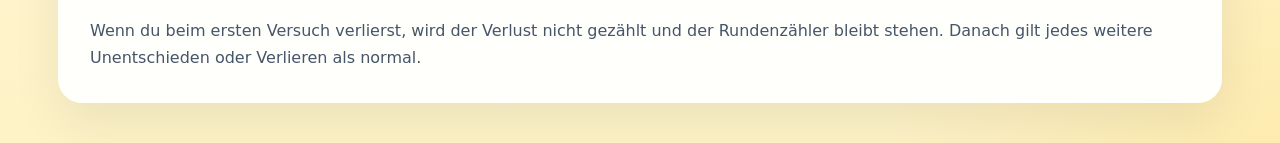
<file: spiel.html>
<!DOCTYPE html>
<html lang="de">
<head>
<meta charset="UTF-8">
<title>Schlagrahm-Game – Freddeli</title>
<link rel="stylesheet" href="style.css">
</head>
<body>

<nav>
    <div class="logo">Made by Freddeli</div>
    <div class="menu">
        <a href="index.html">Startseite</a>
        <a href="shop.html">Webshop</a>
        <a href="blog.html">Blog</a>
        <a href="rezepte.html">Rezepte</a>
        <a href="kommentare.html">Kommentare</a>
        <a href="story.html">Story</a>
        <a href="spiel.html">Spiel</a>
    </div>
</nav>

<section class="hero page-hero">
    <div class="hero-copy">
        <span class="eyebrow">Spielzeit</span>
        <h1>Schlagrahm-Game</h1>
        <p class="hero-lead">Steuere den Löffel und fang so viele fallende Schlagrahm-Tropfen wie möglich. Nutze Pfeiltasten oder die Buttons.</p>
    </div>
</section>

<section class="section">
    <div class="section-header">
        <div>
            <h2>Spielanleitung</h2>
            <p>Halte deinen Löffel unter den fallenden Schlagsahne-Tropfen, um Punkte zu sammeln. Verliere nicht zu viele Tropfen!</p>
        </div>
    </div>

    <div class="game-panel">
        <div class="game-header">
            <div class="score">Punkte: <span id="score">0</span></div>
            <div class="lives">Leben: <span id="lives">3</span></div>
        </div>

        <div class="game-board" id="gameBoard">
            <div class="player" id="player"></div>
        </div>

        <div class="game-controls">
            <button class="game-button" id="leftBtn" type="button">Links</button>
            <button class="game-button" id="rightBtn" type="button">Rechts</button>
            <button class="game-button secondary" id="resetBtn" type="button">Neustart</button>
        </div>

        <p class="game-instructions">Drücke die Pfeiltasten oder die Buttons, um den Löffel zu bewegen. Fang die Cream-Drops, bevor sie den Boden erreichen.</p>
    </div>

    <a class="btn" href="index.html">Zurück zur Startseite</a>
</section>

<section class="section">
    <div class="section-header">
        <div>
            <h2>Schnick-Schnack-Schnuck</h2>
        <p>Spiele gegen den Hof und ziehe mit „Schere“, „Stein“ oder „Papier“ einen Punkt. Wenn du beim ersten Mal verlierst, zählt es nicht und du kannst direkt neu starten.</p>
        </div>
    </div>

    <div class="game-panel">
        <div class="game-header">
            <div class="score">Punkte: <span id="rpsScore">0</span></div>
            <div class="lives">Verluste ohne Zählung: <span id="rpsFreeLosses">1</span></div>
        </div>

        <div class="rps-board" id="rpsBoard">
            <div class="rps-result" id="rpsResult">Wähle dein Symbol!</div>
        </div>

        <div class="game-controls">
            <button class="game-button" type="button" onclick="playRps('schere')">Schere</button>
            <button class="game-button" type="button" onclick="playRps('stein')">Stein</button>
            <button class="game-button" type="button" onclick="playRps('papier')">Papier</button>
            <button class="game-button secondary" type="button" onclick="resetRps()">Neu starten</button>
        </div>

        <p class="game-instructions">Wenn du beim ersten Versuch verlierst, wird der Verlust nicht gezählt und der Rundenzähler bleibt stehen. Danach gilt jedes weitere Unentschieden oder Verlieren als normal.</p>
    </div>
</section>

<script>
const board = document.getElementById("gameBoard");
const player = document.getElementById("player");
const scoreDisplay = document.getElementById("score");
const livesDisplay = document.getElementById("lives");
const leftBtn = document.getElementById("leftBtn");
const rightBtn = document.getElementById("rightBtn");
const resetBtn = document.getElementById("resetBtn");

let score = 0;
let lives = 3;
let playerX = 0;
let drops = [];
let boardWidth = 0;
let boardHeight = 0;
let playerWidth = 100;
let running = true;
let dropTimer = null;
let dropSpeed = 0.8;
let speedStep = 0.0025;

function initGame() {
    const rect = board.getBoundingClientRect();
    boardWidth = rect.width;
    boardHeight = rect.height;
    playerX = (boardWidth - playerWidth) / 2;
    player.style.left = `${playerX}px`;
    player.style.bottom = "12px";
    score = 0;
    lives = 3;
    drops.forEach(drop => drop.el.remove());
    drops = [];
    running = true;
    scoreDisplay.textContent = score;
    livesDisplay.textContent = lives;
    dropSpeed = 0.8;

    const oldOverlay = board.querySelector('.game-over');
    if (oldOverlay) {
        oldOverlay.remove();
    }

    if (dropTimer) clearInterval(dropTimer);
    dropTimer = setInterval(createDrop, 650);
    window.requestAnimationFrame(updateGame);
}

function createDrop() {
    if (!running) return;
    const drop = document.createElement("div");
    drop.className = "cream";
    const x = Math.random() * (boardWidth - 36);
    drop.style.left = `${x}px`;
    drop.style.top = `-40px`;
    board.appendChild(drop);
    drops.push({ el: drop, x, y: -40 });
}

function updateGame() {
    if (!running) return;
    const playerRect = player.getBoundingClientRect();
    drops = drops.filter(drop => {
        drop.y += dropSpeed;
        drop.el.style.top = `${drop.y}px`;
        dropSpeed += speedStep;

        const dropRect = drop.el.getBoundingClientRect();
        const caught = dropRect.bottom >= playerRect.top && dropRect.left + 10 < playerRect.right && dropRect.right - 10 > playerRect.left;
        if (caught) {
            score += 10;
            scoreDisplay.textContent = score;
            drop.el.remove();
            return false;
        }

        if (drop.y > boardHeight) {
            lives -= 1;
            livesDisplay.textContent = lives;
            drop.el.remove();
            if (lives <= 0) {
                endGame();
            }
            return false;
        }
        return true;
    });
    if (running) {
        window.requestAnimationFrame(updateGame);
    }
}

function movePlayer(direction) {
    playerX = Math.min(Math.max(playerX + direction * 60, 0), boardWidth - playerWidth);
    player.style.left = `${playerX}px`;
}

function endGame() {
    running = false;
    clearInterval(dropTimer);
    const oldOverlay = board.querySelector('.game-over');
    if (oldOverlay) {
        oldOverlay.remove();
    }
    const message = document.createElement("div");
    message.className = "game-over";
    message.innerHTML = `<p>Spielende! Du hast ${score} Punkte erreicht.</p><button class="btn" onclick="initGame()">Nochmal spielen</button>`;
    board.appendChild(message);
}

window.addEventListener("keydown", (event) => {
    if (event.key === "ArrowLeft" || event.key === "a" || event.key === "A") {
        event.preventDefault();
        movePlayer(-1);
    }
    if (event.key === "ArrowRight" || event.key === "d" || event.key === "D") {
        event.preventDefault();
        movePlayer(1);
    }
});

leftBtn.addEventListener("click", () => movePlayer(-1));
rightBtn.addEventListener("click", () => movePlayer(1));
resetBtn.addEventListener("click", initGame);

window.addEventListener("load", initGame);

const rpsScoreDisplay = document.getElementById("rpsScore");
const rpsFreeLossesDisplay = document.getElementById("rpsFreeLosses");
const rpsResult = document.getElementById("rpsResult");

let rpsScore = 0;
let rpsFreeLosses = 1;

function resetRps() {
    rpsScore = 0;
    rpsFreeLosses = 1;
    rpsScoreDisplay.textContent = rpsScore;
    rpsFreeLossesDisplay.textContent = rpsFreeLosses;
    rpsResult.textContent = "Wähle dein Symbol!";
}

function playRps(playerChoice) {
    const choices = ['schere', 'stein', 'papier'];
    const computerChoice = choices[Math.floor(Math.random() * choices.length)];

    const rules = {
        schere: { stein: 'lose', papier: 'win' },
        stein: { papier: 'lose', schere: 'win' },
        papier: { schere: 'lose', stein: 'win' }
    };

    const result = rules[playerChoice][computerChoice];

    if (result === 'win') {
        rpsScore += 1;
        rpsScoreDisplay.textContent = rpsScore;
        rpsResult.textContent = `Du gewinnst! Der Hof sagt ${computerChoice}.`;
    } else if (result === 'lose') {
        if (rpsFreeLosses > 0) {
            rpsFreeLosses -= 1;
            rpsFreeLossesDisplay.textContent = rpsFreeLosses;
            rpsResult.textContent = `Erster Verlust zählt nicht. Der Hof sagt ${computerChoice}.`;
        } else {
            rpsScore -= 1;
            rpsScoreDisplay.textContent = rpsScore;
            rpsResult.textContent = `Verloren! Der Hof sagt ${computerChoice}.`;
        }
    } else {
        rpsResult.textContent = `Unentschieden! Beide haben ${playerChoice}.`;
    }
}

resetRps();
</script>

</body>
</html>
</file>
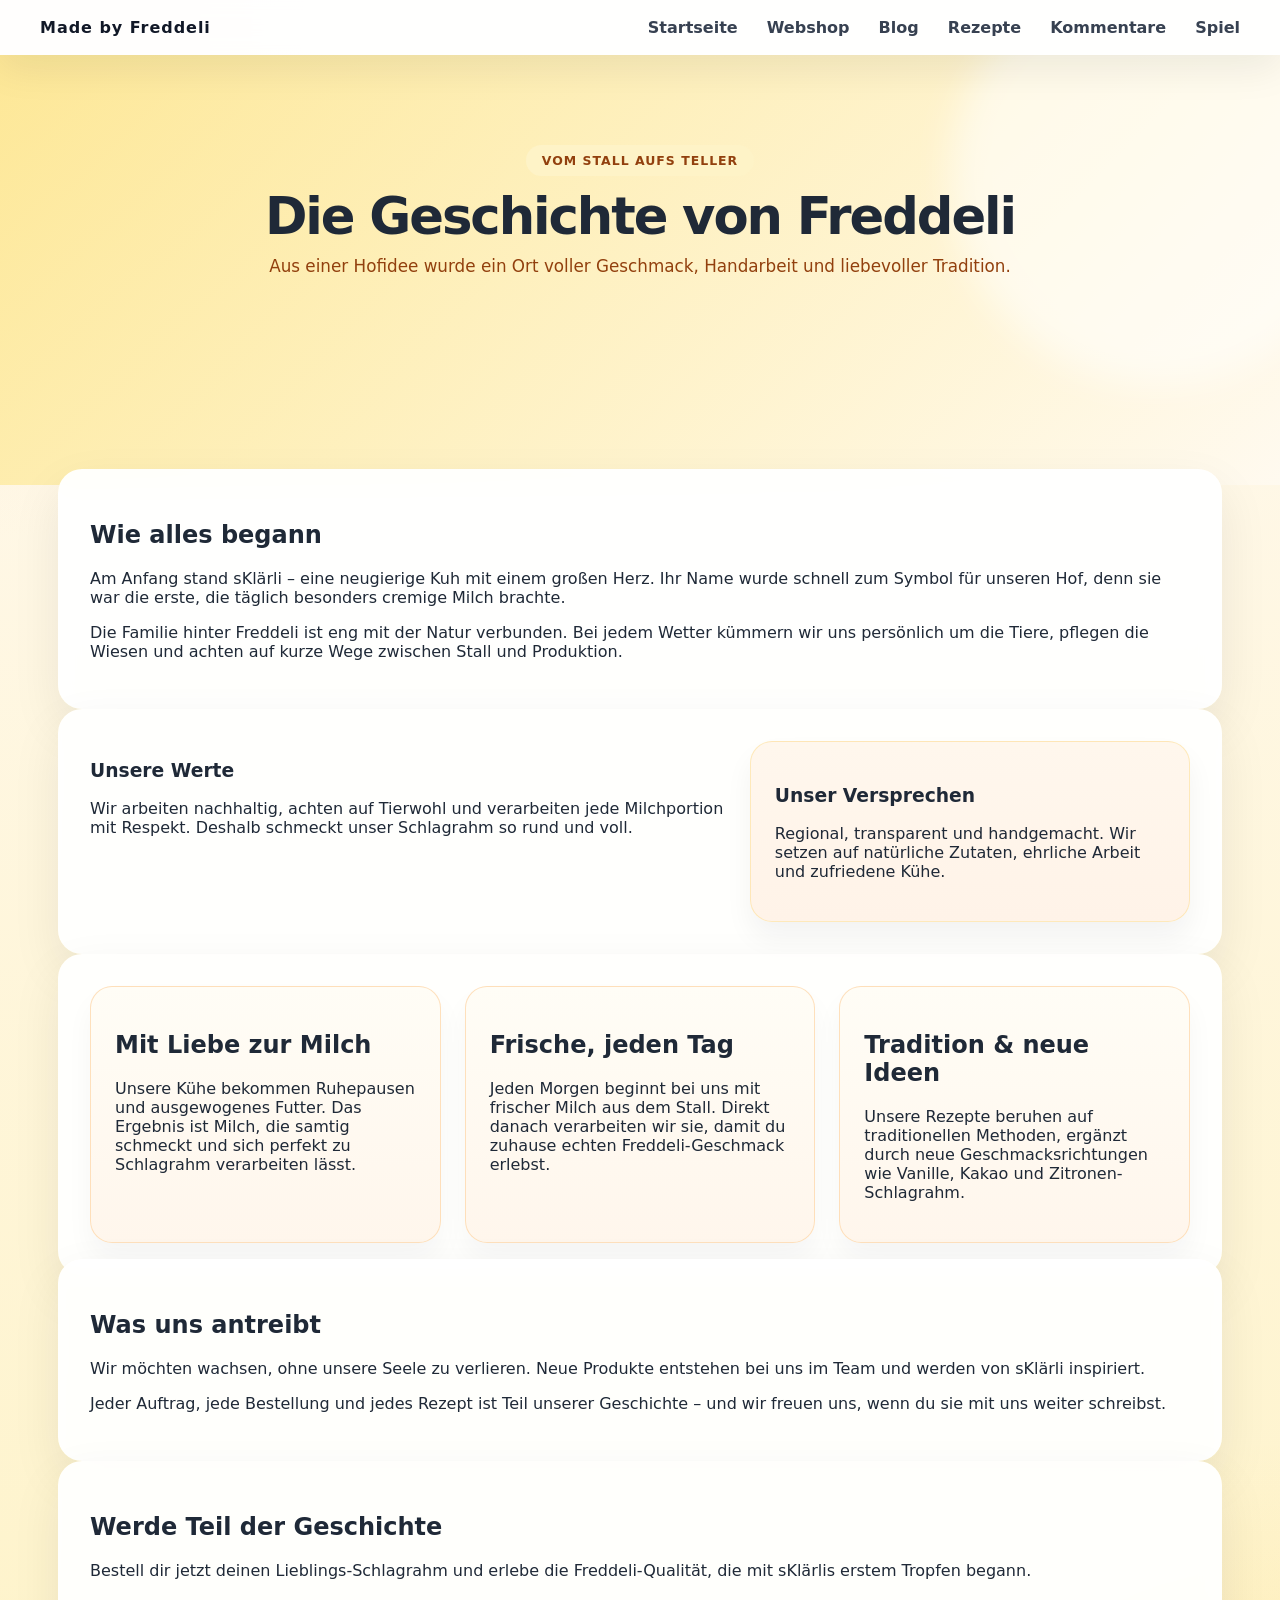
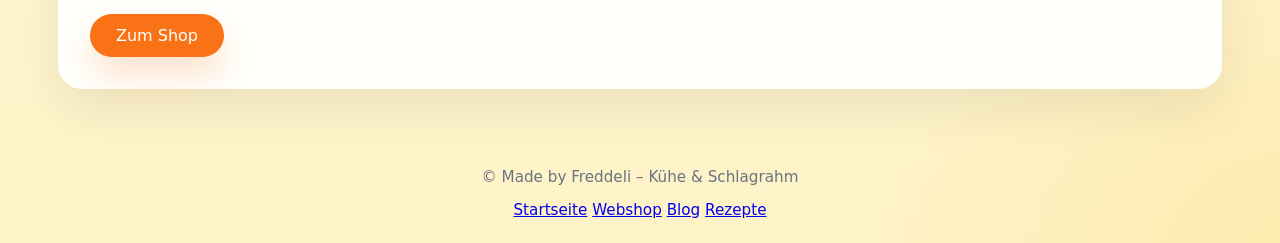
<file: story.html>
<!DOCTYPE html>
<html lang="de">
<head>
<meta charset="UTF-8">
<title>Story – Freddeli</title>
<link rel="stylesheet" href="style.css">
</head>
<body>

<nav>
    <div class="logo">Made by Freddeli</div>
    <div class="menu">
        <a href="index.html">Startseite</a>
        <a href="shop.html">Webshop</a>
        <a href="blog.html">Blog</a>
        <a href="rezepte.html">Rezepte</a>
        <a href="kommentare.html">Kommentare</a>
        <a href="spiel.html">Spiel</a>
    </div>
</nav>

<section class="hero page-hero">
    <div class="hero-copy">
        <span class="eyebrow">Vom Stall aufs Teller</span>
        <h1>Die Geschichte von Freddeli</h1>
        <p class="hero-lead">Aus einer Hofidee wurde ein Ort voller Geschmack, Handarbeit und liebevoller Tradition.</p>
    </div>
</section>

<section class="section">
    <h2>Wie alles begann</h2>
    <p>Am Anfang stand sKlärli – eine neugierige Kuh mit einem großen Herz. Ihr Name wurde schnell zum Symbol für unseren Hof, denn sie war die erste, die täglich besonders cremige Milch brachte.</p>
    <p>Die Familie hinter Freddeli ist eng mit der Natur verbunden. Bei jedem Wetter kümmern wir uns persönlich um die Tiere, pflegen die Wiesen und achten auf kurze Wege zwischen Stall und Produktion.</p>
</section>

<section class="section content-grid">
    <div>
        <h3>Unsere Werte</h3>
        <p>Wir arbeiten nachhaltig, achten auf Tierwohl und verarbeiten jede Milchportion mit Respekt. Deshalb schmeckt unser Schlagrahm so rund und voll.</p>
    </div>
    <div class="note-box">
        <h3>Unser Versprechen</h3>
        <p>Regional, transparent und handgemacht. Wir setzen auf natürliche Zutaten, ehrliche Arbeit und zufriedene Kühe.</p>
    </div>
</section>

<section class="section story-grid">
    <article class="story-card">
        <h2>Mit Liebe zur Milch</h2>
        <p>Unsere Kühe bekommen Ruhepausen und ausgewogenes Futter. Das Ergebnis ist Milch, die samtig schmeckt und sich perfekt zu Schlagrahm verarbeiten lässt.</p>
    </article>
    <article class="story-card">
        <h2>Frische, jeden Tag</h2>
        <p>Jeden Morgen beginnt bei uns mit frischer Milch aus dem Stall. Direkt danach verarbeiten wir sie, damit du zuhause echten Freddeli-Geschmack erlebst.</p>
    </article>
    <article class="story-card">
        <h2>Tradition & neue Ideen</h2>
        <p>Unsere Rezepte beruhen auf traditionellen Methoden, ergänzt durch neue Geschmacksrichtungen wie Vanille, Kakao und Zitronen-Schlagrahm.</p>
    </article>
</section>

<section class="section">
    <h2>Was uns antreibt</h2>
    <p>Wir möchten wachsen, ohne unsere Seele zu verlieren. Neue Produkte entstehen bei uns im Team und werden von sKlärli inspiriert.</p>
    <p>Jeder Auftrag, jede Bestellung und jedes Rezept ist Teil unserer Geschichte – und wir freuen uns, wenn du sie mit uns weiter schreibst.</p>
</section>

<section class="section">
    <h2>Werde Teil der Geschichte</h2>
    <p>Bestell dir jetzt deinen Lieblings-Schlagrahm und erlebe die Freddeli-Qualität, die mit sKlärlis erstem Tropfen begann.</p>
    <a class="btn" href="shop.html">Zum Shop</a>
</section>

<footer>
    <div class="footer-inner">
        <p>© Made by Freddeli – Kühe & Schlagrahm</p>
        <div class="footer-menu">
            <a href="index.html">Startseite</a>
            <a href="shop.html">Webshop</a>
            <a href="blog.html">Blog</a>
            <a href="rezepte.html">Rezepte</a>
        </div>
    </div>
</footer>
</file>
<file: style.css>
body {
    margin: 0;
    font-family: Inter, system-ui, sans-serif;
    background: radial-gradient(circle at top left, rgba(254, 226, 203, 0.45), transparent 24%),
                radial-gradient(circle at bottom right, rgba(251, 191, 36, 0.15), transparent 18%),
                linear-gradient(180deg, #fff9f1 0%, #fef3c7 100%);
    color: #1f2937;
}

nav {
    background: rgba(255,255,255,0.92);
    padding: 18px 40px;
    display: flex;
    justify-content: space-between;
    align-items: center;
    position: sticky;
    top: 0;
    z-index: 10;
    backdrop-filter: blur(10px);
    box-shadow: 0 12px 40px rgba(15, 23, 42, 0.08);
}

.logo {
    font-weight: 700;
    letter-spacing: 0.06em;
    color: #111827;
}

nav a {
    margin-left: 24px;
    text-decoration: none;
    color: #374151;
    font-weight: 600;
    transition: color 0.25s ease, transform 0.25s ease;
}

nav a:hover {
    color: #ea580c;
    transform: translateY(-1px);
}

.hero {
    min-height: 72vh;
    text-align: center;
    padding: 120px 24px 80px;
    background: linear-gradient(135deg, rgba(253, 230, 138, 0.9), rgba(254, 243, 199, 0.95));
    position: relative;
    overflow: hidden;
}

.hero::before {
    content: "";
    position: absolute;
    width: 420px;
    height: 420px;
    border-radius: 50%;
    background: rgba(255, 255, 255, 0.55);
    top: -90px;
    right: -90px;
    filter: blur(18px);
}

.hero h1,
.hero p,
.hero-subtitle,
.btn {
    position: relative;
    z-index: 1;
}

.hero h1 {
    font-size: clamp(2.6rem, 4vw, 4.8rem);
    max-width: 920px;
    margin: 0 auto 18px;
    line-height: 1.02;
    letter-spacing: -0.04em;
    animation: fadeUp 0.9s ease forwards;
}

.hero p {
    font-size: 1.15rem;
    max-width: 680px;
    margin: 0 auto;
    color: #4338ca;
    animation: fadeUp 1s ease 0.15s forwards;
}

.hero-subtitle {
    margin-top: 14px;
    font-size: 1.05rem;
    color: #7c2d12;
    font-weight: 600;
    animation: fadeUp 1.1s ease 0.3s forwards;
}

.btn, .btn-small {
    display: inline-block;
    padding: 12px 26px;
    background: #f97316;
    color: #fff;
    border-radius: 999px;
    text-decoration: none;
    margin-top: 18px;
    box-shadow: 0 18px 32px rgba(249, 115, 22, 0.2);
    transition: transform 0.25s ease, box-shadow 0.25s ease, background 0.25s ease;
}

.btn:hover, .btn-small:hover {
    transform: translateY(-2px) scale(1.01);
    box-shadow: 0 24px 40px rgba(249, 115, 22, 0.22);
    background: #ea580c;
}

.section {
    max-width: 1100px;
    margin: -40px auto 40px;
    padding: 32px;
    background: rgba(255,255,255,0.96);
    border-radius: 24px;
    box-shadow: 0 20px 50px rgba(15, 23, 42, 0.08);
    backdrop-filter: saturate(180%) blur(10px);
}

.grid {
    display: grid;
    grid-template-columns: repeat(auto-fit, minmax(260px, 1fr));
    gap: 22px;
}

.card, .product, .recipe, .blog-post {
    background: linear-gradient(180deg, #fffbf2 0%, #fff7ed 100%);
    padding: 24px;
    border-radius: 20px;
    border: 1px solid rgba(254, 215, 170, 0.8);
    box-shadow: 0 16px 28px rgba(15, 23, 42, 0.04);
    transition: transform 0.3s ease, box-shadow 0.3s ease;
    animation: fadeUp 0.9s ease 0.2s forwards;
}

.card:hover, .product:hover {
    transform: translateY(-6px);
    box-shadow: 0 24px 40px rgba(15, 23, 42, 0.08);
}

.product-card {
    position: relative;
    overflow: hidden;
    padding: 24px;
    background: linear-gradient(180deg, #fffdf6 0%, #fff5e8 100%);
    border-radius: 24px;
    border: 1px solid rgba(254, 215, 170, 0.9);
    box-shadow: 0 20px 38px rgba(15, 23, 42, 0.06);
    transition: transform 0.3s ease, box-shadow 0.3s ease;
}

.product-card:hover {
    transform: translateY(-6px);
    box-shadow: 0 24px 46px rgba(15, 23, 42, 0.1);
}

.product-card h3 {
    margin-top: 0;
}

.product-card p {
    color: #4b5563;
    line-height: 1.75;
}

.product-card .price {
    font-size: 1.2rem;
    font-weight: 700;
    color: #b45309;
    margin: 16px 0 20px;
}

.product-btn {
    width: 100%;
    padding: 14px 20px;
    background: #dc2626;
    border: none;
    color: #fff;
    border-radius: 999px;
    font-weight: 700;
    cursor: pointer;
    transition: background 0.25s ease, transform 0.2s ease, box-shadow 0.25s ease;
}

.product-btn:hover {
    background: #b91c1c;
    transform: translateY(-2px);
    box-shadow: 0 18px 28px rgba(220, 38, 38, 0.2);
}

.badge {
    position: absolute;
    top: 20px;
    right: 20px;
    display: inline-flex;
    padding: 6px 12px;
    background: rgba(249, 115, 22, 0.14);
    color: #c2410c;
    border-radius: 999px;
    font-size: 0.82rem;
    font-weight: 700;
    letter-spacing: 0.02em;
}

.shop-hero {
    min-height: 260px;
    padding: 100px 24px 60px;
    background: linear-gradient(135deg, rgba(248, 113, 30, 0.2), rgba(254, 231, 200, 0.95));
    text-align: center;
    margin-bottom: 24px;
}

.shop-hero h1 {
    font-size: clamp(2.4rem, 4vw, 3.8rem);
    margin: 0 auto 14px;
    max-width: 880px;
}

.shop-hero p {
    font-size: 1.05rem;
    color: #92400e;
    margin: 0 auto;
    max-width: 680px;
}

.section-header {
    display: flex;
    justify-content: space-between;
    gap: 20px;
    align-items: flex-start;
    margin-bottom: 26px;
}

.cart-summary {
    min-width: 220px;
    background: #fff7ed;
    border: 1px solid rgba(251, 191, 36, 0.35);
    color: #92400e;
    border-radius: 18px;
    padding: 18px 22px;
    font-weight: 700;
    text-align: center;
}

.availability-banner {
    margin: 24px 0 0;
    padding: 16px 20px;
    border-radius: 16px;
    background: #fef3c7;
    color: #92400e;
    border: 1px solid rgba(249, 115, 22, 0.25);
}

.cart-panel {
    margin-top: 24px;
    padding: 24px;
    border-radius: 24px;
    background: linear-gradient(180deg, #fffaf2 0%, #fff3e4 100%);
    border: 1px solid rgba(251, 191, 36, 0.25);
    box-shadow: 0 18px 36px rgba(15, 23, 42, 0.05);
}

.cart-panel-header {
    display: flex;
    justify-content: space-between;
    align-items: center;
    gap: 16px;
    margin-bottom: 16px;
}

.cart-clear-btn {
    border: none;
    background: #fff7ed;
    color: #c2410c;
    border-radius: 999px;
    padding: 8px 14px;
    font-weight: 700;
    cursor: pointer;
}

.cart-items {
    display: flex;
    flex-direction: column;
    gap: 12px;
}

.cart-item {
    display: flex;
    justify-content: space-between;
    align-items: center;
    gap: 12px;
    padding: 12px 14px;
    background: #fff;
    border: 1px solid rgba(251, 191, 36, 0.2);
    border-radius: 14px;
}

.cart-item-name {
    font-weight: 700;
    color: #111827;
}

.cart-item-price {
    margin-top: 4px;
    color: #b45309;
    font-size: 0.95rem;
}

.cart-item-controls {
    display: flex;
    align-items: center;
    gap: 8px;
}

.cart-item-controls button {
    width: 30px;
    height: 30px;
    border: none;
    border-radius: 50%;
    background: #f97316;
    color: #fff;
    font-weight: 700;
    cursor: pointer;
}

.empty-cart {
    margin: 0;
    color: #6b7280;
}

.cart-footer {
    display: flex;
    justify-content: space-between;
    align-items: center;
    gap: 16px;
    flex-wrap: wrap;
    margin-top: 16px;
}

.cart-total {
    font-size: 1rem;
    color: #92400e;
    font-weight: 700;
}

.cart-checkout-btn {
    margin-top: 0;
}

.shop-note {
    margin: 28px 0 16px;
    padding: 20px;
    border-radius: 18px;
    background: linear-gradient(180deg, rgba(253, 230, 138, 0.28), rgba(255, 255, 255, 0.8));
    border: 1px dashed rgba(249, 115, 22, 0.45);
    color: #92400e;
}

@media (max-width: 860px) {
    .section-header {
        flex-direction: column;
        align-items: stretch;
    }
}

@media (max-width: 640px) {
    .product-btn {
        width: 100%;
    }
}

.cow-avatar {
    width: 96px;
    height: 96px;
    display: grid;
    place-items: center;
    border-radius: 24px;
    background: #fef3c7;
    font-size: 2.6rem;
    box-shadow: inset 0 0 0 1px rgba(251, 191, 36, 0.3);
    animation: float 4.5s ease-in-out infinite;
}

.highlight h2 {
    margin-bottom: 18px;
}

footer {
    text-align: center;
    padding: 24px 20px;
    color: #6b7280;
    font-size: 0.95rem;
}

@keyframes float {
    0%, 100% { transform: translateY(0); }
    50% { transform: translateY(-10px); }
}

@keyframes fadeUp {
    from { opacity: 0; transform: translateY(24px); }
    to { opacity: 1; transform: translateY(0); }
}

.page-hero {
    min-height: 280px;
    padding: 90px 24px 60px;
    background: linear-gradient(135deg, rgba(253, 230, 138, 0.85), rgba(255, 250, 240, 0.95));
    text-align: center;
    margin-bottom: 24px;
}

.page-hero h1 {
    font-size: clamp(2.4rem, 4vw, 3.8rem);
    margin: 0 auto 14px;
    max-width: 920px;
}

.page-hero p {
    font-size: 1.05rem;
    color: #92400e;
    margin: 0 auto;
    max-width: 760px;
}

.eyebrow {
    display: inline-block;
    margin-bottom: 14px;
    padding: 8px 16px;
    background: #fef3c7;
    color: #92400e;
    border-radius: 999px;
    font-weight: 700;
    letter-spacing: 0.08em;
    text-transform: uppercase;
    font-size: 0.78rem;
}

.hero-copy {
    max-width: 920px;
    margin: 0 auto;
}

.hero-actions {
    display: flex;
    gap: 16px;
    justify-content: center;
    flex-wrap: wrap;
    margin-top: 24px;
}

.btn-secondary {
    background: #374151;
    color: #fff;
}

.btn-secondary:hover {
    background: #1f2937;
}

.feature-grid {
    display: grid;
    grid-template-columns: repeat(auto-fit, minmax(230px, 1fr));
    gap: 20px;
}

.feature-card {
    background: linear-gradient(180deg, #fffaf0 0%, #fff4e4 100%);
    border-radius: 24px;
    padding: 28px;
    border: 1px solid rgba(251, 191, 36, 0.25);
    box-shadow: 0 16px 30px rgba(15, 23, 42, 0.05);
}

.recipe-teaser {
    display: flex;
    justify-content: space-between;
    gap: 24px;
    align-items: center;
    background: linear-gradient(180deg, #fff7ed 0%, #fff1e5 100%);
    border: 1px solid rgba(251, 191, 36, 0.25);
    border-radius: 24px;
    padding: 26px;
}

.recipe-teaser p {
    margin: 0;
    color: #4b5563;
}

.recipe-grid, .blog-grid, .story-grid {
    display: grid;
    grid-template-columns: repeat(auto-fit, minmax(260px, 1fr));
    gap: 24px;
}

.content-grid {
    display: grid;
    grid-template-columns: 1.3fr 0.9fr;
    gap: 24px;
    align-items: start;
}

.tag-grid {
    display: grid;
    grid-template-columns: repeat(auto-fit, minmax(140px, 1fr));
    gap: 14px;
    margin-top: 18px;
}

.tag-pill {
    padding: 14px 18px;
    border-radius: 999px;
    background: rgba(249, 115, 22, 0.12);
    color: #92400e;
    font-weight: 700;
    text-align: center;
}

.note-box {
    background: linear-gradient(180deg, #fff7ed 0%, #fff3e8 100%);
    border: 1px solid rgba(251, 191, 36, 0.25);
    border-radius: 22px;
    padding: 24px;
    box-shadow: 0 16px 28px rgba(15, 23, 42, 0.05);
}

.recipe, .blog-post, .story-card {
    background: linear-gradient(180deg, #fffdf6 0%, #fff6ec 100%);
    border-radius: 22px;
    padding: 24px;
    border: 1px solid rgba(254, 215, 170, 0.75);
    box-shadow: 0 16px 28px rgba(15, 23, 42, 0.04);
}

.recipe ul {
    padding-left: 18px;
    margin: 16px 0 0;
    color: #525252;
}

.comment-form {
    display: grid;
    gap: 18px;
    margin-bottom: 28px;
}

    .game-panel {
        display: grid;
        gap: 20px;
    }

    .game-header {
        display: flex;
        justify-content: space-between;
        align-items: center;
        gap: 16px;
        flex-wrap: wrap;
    }

    .score, .lives {
        font-weight: 700;
        color: #92400e;
        font-size: 1rem;
    }

    .game-board {
        position: relative;
        min-height: 420px;
        width: min(50%, 420px);
        margin: 0 auto;
        border-radius: 24px;
        background: linear-gradient(180deg, #fef9f2 0%, #fff7ed 100%);
        border: 2px dashed rgba(249, 115, 22, 0.3);
        overflow: hidden;
    }

    .player {
        position: absolute;
        bottom: 12px;
        width: 100px;
        height: 24px;
        background: linear-gradient(90deg, #f97316 0%, #ea580c 100%);
        border-radius: 999px;
        box-shadow: 0 10px 20px rgba(249, 115, 22, 0.3);
        transition: left 0.1s ease;
    }

    .cream {
        position: absolute;
        width: 36px;
        height: 36px;
        border-radius: 50%;
        background: radial-gradient(circle at 30% 30%, #ffffff 0%, #fef3c7 50%, #f97316 100%);
        box-shadow: 0 8px 18px rgba(15, 23, 42, 0.12);
    }

    .game-controls {
        display: flex;
        gap: 16px;
        flex-wrap: wrap;
    }

    .game-button {
        padding: 14px 18px;
        border: none;
        border-radius: 999px;
        background: #f97316;
        color: #fff;
        font-weight: 700;
        cursor: pointer;
        transition: background 0.2s ease, transform 0.2s ease;
    }

    .game-button:hover {
        background: #ea580c;
        transform: translateY(-1px);
    }

    .game-button.secondary {
        background: #374151;
    }

    .game-button.secondary:hover {
        background: #1f2937;
    }

    .game-instructions {
        margin: 0;
        color: #475569;
        line-height: 1.7;
    }

    .game-over {
        position: absolute;
        inset: 0;
        display: grid;
        place-items: center;
        padding: 20px;
        text-align: center;
        background: rgba(255, 255, 255, 0.95);
        z-index: 10;
        border-radius: 24px;
    }

    .game-over p {
        margin-bottom: 18px;
        font-weight: 700;
        color: #c2410c;
    }
    padding: 14px 16px;
    border-radius: 16px;
    border: 1px solid rgba(148, 163, 184, 0.35);
    background: #ffffff;
    color: #111827;
    font: inherit;


.comment-form input:focus,
.comment-form textarea:focus {
    outline: 2px solid rgba(249, 115, 22, 0.35);
}

.comment-list p {
    background: #fffaf0;
    padding: 16px;
    border-radius: 18px;
    border: 1px solid rgba(254, 215, 170, 0.75);
    margin-bottom: 14px;
    color: #334155;
}

.comment-list strong {
    color: #92400e;
}

.story-grid {
    margin-bottom: 24px;
}

@media (max-width: 840px) {
    .recipe-teaser,
    .hero-actions,
    .section-header,
    .page-hero {
        flex-direction: column;
    }

    .recipe-teaser {
        flex-direction: column;
        text-align: center;
    }
}

@media (max-width: 640px) {
    nav {
        flex-direction: column;
        align-items: flex-start;
    }

    nav a {
        margin: 10px 0 0 0;
    }

    .hero {
        padding-top: 100px;
    }

    .cow-card {
        flex-direction: column;
        text-align: center;
    }

    .recipe-teaser,
    .comment-form,
    .hero-actions {
        width: 100%;
    }
}
</file>
